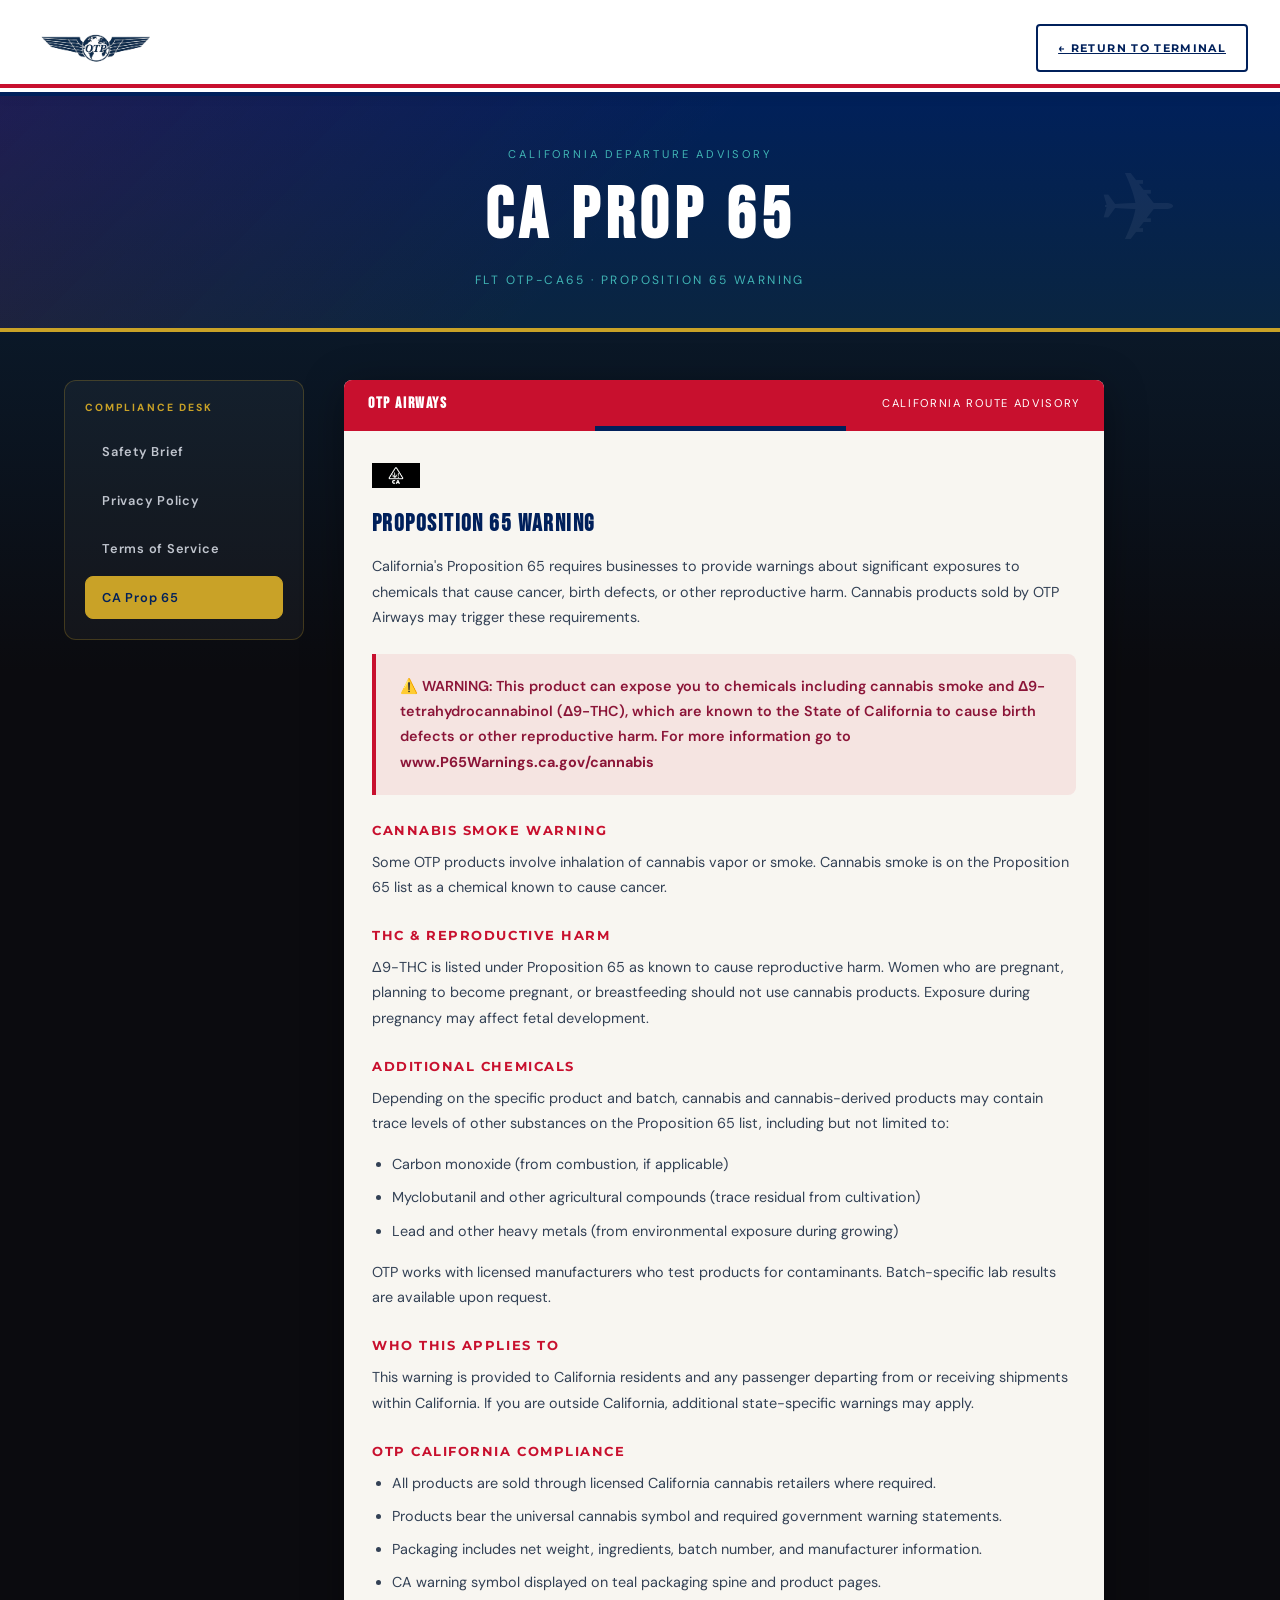
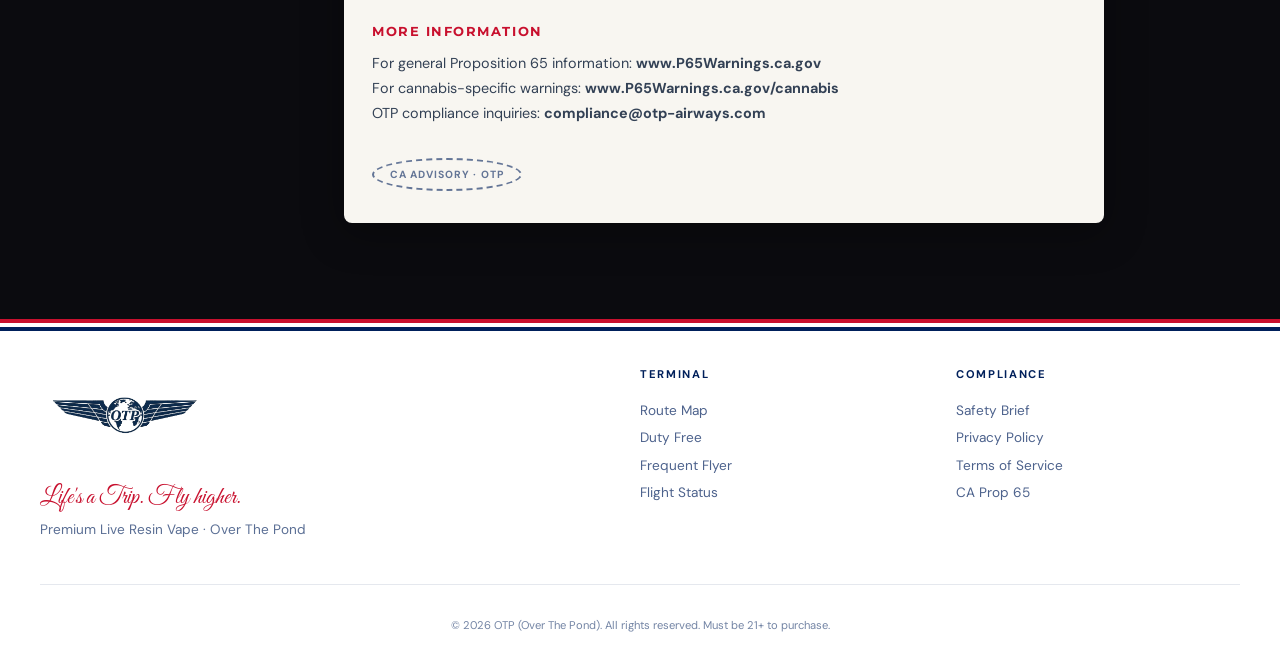
<file: ca-prop-65.html>
<!DOCTYPE html>
<html lang="en">
<head>
  <meta charset="UTF-8">
  <meta name="viewport" content="width=device-width, initial-scale=1.0, viewport-fit=cover">
  <meta name="theme-color" content="#FFFFFF">
  <title>CA Prop 65 — OTP Airways</title>
  <link rel="preconnect" href="https://fonts.googleapis.com">
  <link rel="preconnect" href="https://fonts.gstatic.com" crossorigin>
  <link href="https://fonts.googleapis.com/css2?family=Bebas+Neue&family=DM+Sans:wght@400;500;700&family=Great+Vibes&family=Montserrat:wght@600;700;800&display=swap" rel="stylesheet">
  <link rel="stylesheet" href="css/main.css">
  <link rel="stylesheet" href="css/compliance.css">
</head>
<body>
  <nav class="terminal-nav compliance-nav-header">
    <a href="index.html" class="logo"><img src="assets/logo-otp-winged.png" alt="OTP"></a>
    <a href="index.html" class="btn btn-outline" style="font-size:0.7rem;padding:0.6rem 1.25rem">← Return to Terminal</a>
  </nav>

  <main class="compliance-page">
    <header class="compliance-hero">
      <p class="section-label">California Departure Advisory</p>
      <h1>CA PROP 65</h1>
      <p class="compliance-flight">FLT OTP-CA65 · Proposition 65 Warning</p>
    </header>

    <div class="compliance-layout container">
      <aside class="compliance-sidebar">
        <h3>Compliance Desk</h3>
        <nav>
          <ul class="compliance-nav">
            <li><a href="safety-brief.html">Safety Brief</a></li>
            <li><a href="privacy-policy.html">Privacy Policy</a></li>
            <li><a href="terms-of-service.html">Terms of Service</a></li>
            <li><a href="ca-prop-65.html" class="active">CA Prop 65</a></li>
          </ul>
        </nav>
      </aside>

      <article class="compliance-content">
        <div class="compliance-ticket">
          <div class="compliance-ticket-header">
            <strong>OTP AIRWAYS</strong>
            <span>California Route Advisory</span>
          </div>
          <div class="compliance-ticket-stripe"></div>
          <div class="compliance-ticket-body">
            <img src="assets/warning-ca.jpg" alt="California Cannabis Warning" class="warning-badge">
            <h2>Proposition 65 Warning</h2>
            <p>California's Proposition 65 requires businesses to provide warnings about significant exposures to chemicals that cause cancer, birth defects, or other reproductive harm. Cannabis products sold by OTP Airways may trigger these requirements.</p>

            <div class="compliance-warning-box">
              <p>⚠️ WARNING: This product can expose you to chemicals including cannabis smoke and Δ9-tetrahydrocannabinol (Δ9-THC), which are known to the State of California to cause birth defects or other reproductive harm. For more information go to <strong>www.P65Warnings.ca.gov/cannabis</strong></p>
            </div>

            <h3>Cannabis Smoke Warning</h3>
            <p>Some OTP products involve inhalation of cannabis vapor or smoke. Cannabis smoke is on the Proposition 65 list as a chemical known to cause cancer.</p>

            <h3>THC &amp; Reproductive Harm</h3>
            <p>Δ9-THC is listed under Proposition 65 as known to cause reproductive harm. Women who are pregnant, planning to become pregnant, or breastfeeding should not use cannabis products. Exposure during pregnancy may affect fetal development.</p>

            <h3>Additional Chemicals</h3>
            <p>Depending on the specific product and batch, cannabis and cannabis-derived products may contain trace levels of other substances on the Proposition 65 list, including but not limited to:</p>
            <ul>
              <li>Carbon monoxide (from combustion, if applicable)</li>
              <li>Myclobutanil and other agricultural compounds (trace residual from cultivation)</li>
              <li>Lead and other heavy metals (from environmental exposure during growing)</li>
            </ul>
            <p>OTP works with licensed manufacturers who test products for contaminants. Batch-specific lab results are available upon request.</p>

            <h3>Who This Applies To</h3>
            <p>This warning is provided to California residents and any passenger departing from or receiving shipments within California. If you are outside California, additional state-specific warnings may apply.</p>

            <h3>OTP California Compliance</h3>
            <ul>
              <li>All products are sold through licensed California cannabis retailers where required.</li>
              <li>Products bear the universal cannabis symbol and required government warning statements.</li>
              <li>Packaging includes net weight, ingredients, batch number, and manufacturer information.</li>
              <li>CA warning symbol displayed on teal packaging spine and product pages.</li>
            </ul>

            <h3>More Information</h3>
            <p>For general Proposition 65 information: <strong>www.P65Warnings.ca.gov</strong><br>
            For cannabis-specific warnings: <strong>www.P65Warnings.ca.gov/cannabis</strong><br>
            OTP compliance inquiries: <strong>compliance@otp-airways.com</strong></p>

            <span class="compliance-stamp">CA Advisory · OTP</span>
          </div>
        </div>
      </article>
    </div>
  </main>

  <footer class="footer">
    <div class="footer-grid">
      <div>
        <img src="assets/logo-otp-winged.png" alt="OTP" class="footer-logo">
        <p class="footer-tagline">Life's a Trip. Fly higher.</p>
        <p class="footer-desc">Premium Live Resin Vape · Over The Pond</p>
      </div>
      <div>
        <h4 class="footer-heading">TERMINAL</h4>
        <p class="footer-links">
          <a href="index.html#routes">Route Map</a><br>
          <a href="index.html#shop">Duty Free</a><br>
          <a href="index.html#ffc">Frequent Flyer</a><br>
          <a href="index.html#tracker">Flight Status</a>
        </p>
      </div>
      <div>
        <h4 class="footer-heading">COMPLIANCE</h4>
        <p class="footer-links">
          <a href="safety-brief.html">Safety Brief</a><br>
          <a href="privacy-policy.html">Privacy Policy</a><br>
          <a href="terms-of-service.html">Terms of Service</a><br>
          <a href="ca-prop-65.html">CA Prop 65</a>
        </p>
      </div>
    </div>
    <div class="footer-legal">© 2026 OTP (Over The Pond). All rights reserved. Must be 21+ to purchase.</div>
  </footer>
</body>
</html>
</file>
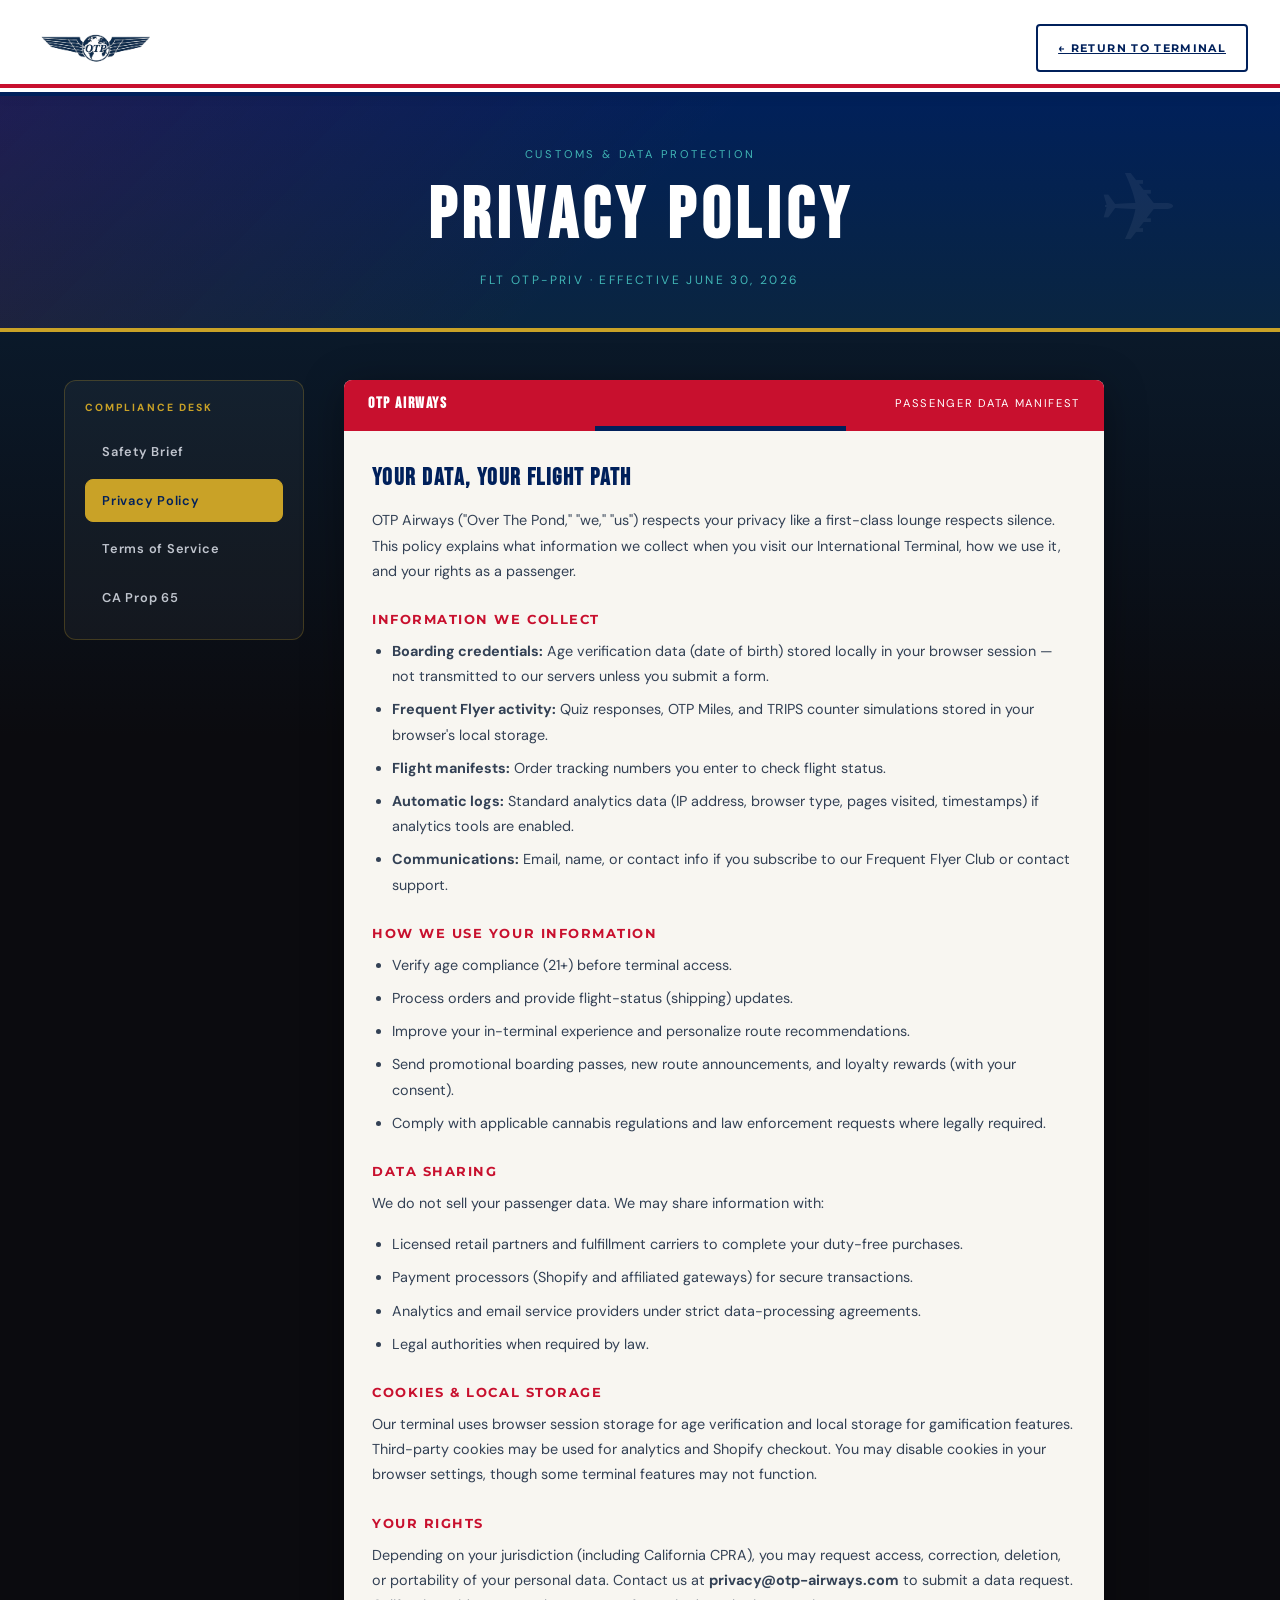
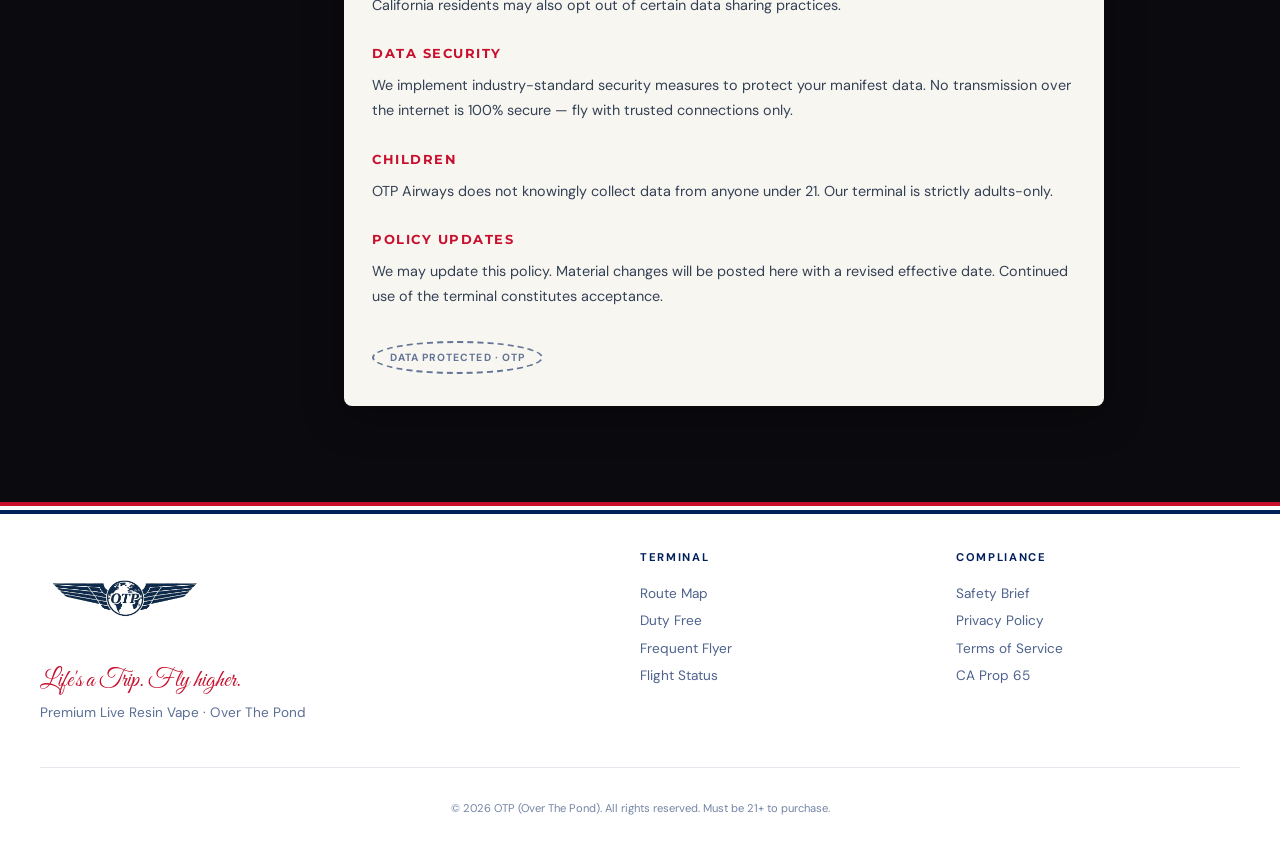
<file: privacy-policy.html>
<!DOCTYPE html>
<html lang="en">
<head>
  <meta charset="UTF-8">
  <meta name="viewport" content="width=device-width, initial-scale=1.0, viewport-fit=cover">
  <meta name="theme-color" content="#FFFFFF">
  <title>Privacy Policy — OTP Airways</title>
  <link rel="preconnect" href="https://fonts.googleapis.com">
  <link rel="preconnect" href="https://fonts.gstatic.com" crossorigin>
  <link href="https://fonts.googleapis.com/css2?family=Bebas+Neue&family=DM+Sans:wght@400;500;700&family=Great+Vibes&family=Montserrat:wght@600;700;800&display=swap" rel="stylesheet">
  <link rel="stylesheet" href="css/main.css">
  <link rel="stylesheet" href="css/compliance.css">
</head>
<body>
  <nav class="terminal-nav compliance-nav-header">
    <a href="index.html" class="logo"><img src="assets/logo-otp-winged.png" alt="OTP"></a>
    <a href="index.html" class="btn btn-outline" style="font-size:0.7rem;padding:0.6rem 1.25rem">← Return to Terminal</a>
  </nav>

  <main class="compliance-page">
    <header class="compliance-hero">
      <p class="section-label">Customs &amp; Data Protection</p>
      <h1>PRIVACY POLICY</h1>
      <p class="compliance-flight">FLT OTP-PRIV · Effective June 30, 2026</p>
    </header>

    <div class="compliance-layout container">
      <aside class="compliance-sidebar">
        <h3>Compliance Desk</h3>
        <nav>
          <ul class="compliance-nav">
            <li><a href="safety-brief.html">Safety Brief</a></li>
            <li><a href="privacy-policy.html" class="active">Privacy Policy</a></li>
            <li><a href="terms-of-service.html">Terms of Service</a></li>
            <li><a href="ca-prop-65.html">CA Prop 65</a></li>
          </ul>
        </nav>
      </aside>

      <article class="compliance-content">
        <div class="compliance-ticket">
          <div class="compliance-ticket-header">
            <strong>OTP AIRWAYS</strong>
            <span>Passenger Data Manifest</span>
          </div>
          <div class="compliance-ticket-stripe"></div>
          <div class="compliance-ticket-body">
            <h2>Your Data, Your Flight Path</h2>
            <p>OTP Airways ("Over The Pond," "we," "us") respects your privacy like a first-class lounge respects silence. This policy explains what information we collect when you visit our International Terminal, how we use it, and your rights as a passenger.</p>

            <h3>Information We Collect</h3>
            <ul>
              <li><strong>Boarding credentials:</strong> Age verification data (date of birth) stored locally in your browser session — not transmitted to our servers unless you submit a form.</li>
              <li><strong>Frequent Flyer activity:</strong> Quiz responses, OTP Miles, and TRIPS counter simulations stored in your browser's local storage.</li>
              <li><strong>Flight manifests:</strong> Order tracking numbers you enter to check flight status.</li>
              <li><strong>Automatic logs:</strong> Standard analytics data (IP address, browser type, pages visited, timestamps) if analytics tools are enabled.</li>
              <li><strong>Communications:</strong> Email, name, or contact info if you subscribe to our Frequent Flyer Club or contact support.</li>
            </ul>

            <h3>How We Use Your Information</h3>
            <ul>
              <li>Verify age compliance (21+) before terminal access.</li>
              <li>Process orders and provide flight-status (shipping) updates.</li>
              <li>Improve your in-terminal experience and personalize route recommendations.</li>
              <li>Send promotional boarding passes, new route announcements, and loyalty rewards (with your consent).</li>
              <li>Comply with applicable cannabis regulations and law enforcement requests where legally required.</li>
            </ul>

            <h3>Data Sharing</h3>
            <p>We do not sell your passenger data. We may share information with:</p>
            <ul>
              <li>Licensed retail partners and fulfillment carriers to complete your duty-free purchases.</li>
              <li>Payment processors (Shopify and affiliated gateways) for secure transactions.</li>
              <li>Analytics and email service providers under strict data-processing agreements.</li>
              <li>Legal authorities when required by law.</li>
            </ul>

            <h3>Cookies &amp; Local Storage</h3>
            <p>Our terminal uses browser session storage for age verification and local storage for gamification features. Third-party cookies may be used for analytics and Shopify checkout. You may disable cookies in your browser settings, though some terminal features may not function.</p>

            <h3>Your Rights</h3>
            <p>Depending on your jurisdiction (including California CPRA), you may request access, correction, deletion, or portability of your personal data. Contact us at <strong>privacy@otp-airways.com</strong> to submit a data request. California residents may also opt out of certain data sharing practices.</p>

            <h3>Data Security</h3>
            <p>We implement industry-standard security measures to protect your manifest data. No transmission over the internet is 100% secure — fly with trusted connections only.</p>

            <h3>Children</h3>
            <p>OTP Airways does not knowingly collect data from anyone under 21. Our terminal is strictly adults-only.</p>

            <h3>Policy Updates</h3>
            <p>We may update this policy. Material changes will be posted here with a revised effective date. Continued use of the terminal constitutes acceptance.</p>

            <span class="compliance-stamp">Data Protected · OTP</span>
          </div>
        </div>
      </article>
    </div>
  </main>

  <footer class="footer">
    <div class="footer-grid">
      <div>
        <img src="assets/logo-otp-winged.png" alt="OTP" class="footer-logo">
        <p class="footer-tagline">Life's a Trip. Fly higher.</p>
        <p class="footer-desc">Premium Live Resin Vape · Over The Pond</p>
      </div>
      <div>
        <h4 class="footer-heading">TERMINAL</h4>
        <p class="footer-links">
          <a href="index.html#routes">Route Map</a><br>
          <a href="index.html#shop">Duty Free</a><br>
          <a href="index.html#ffc">Frequent Flyer</a><br>
          <a href="index.html#tracker">Flight Status</a>
        </p>
      </div>
      <div>
        <h4 class="footer-heading">COMPLIANCE</h4>
        <p class="footer-links">
          <a href="safety-brief.html">Safety Brief</a><br>
          <a href="privacy-policy.html">Privacy Policy</a><br>
          <a href="terms-of-service.html">Terms of Service</a><br>
          <a href="ca-prop-65.html">CA Prop 65</a>
        </p>
      </div>
    </div>
    <div class="footer-legal">© 2026 OTP (Over The Pond). All rights reserved. Must be 21+ to purchase.</div>
  </footer>
</body>
</html>
</file>
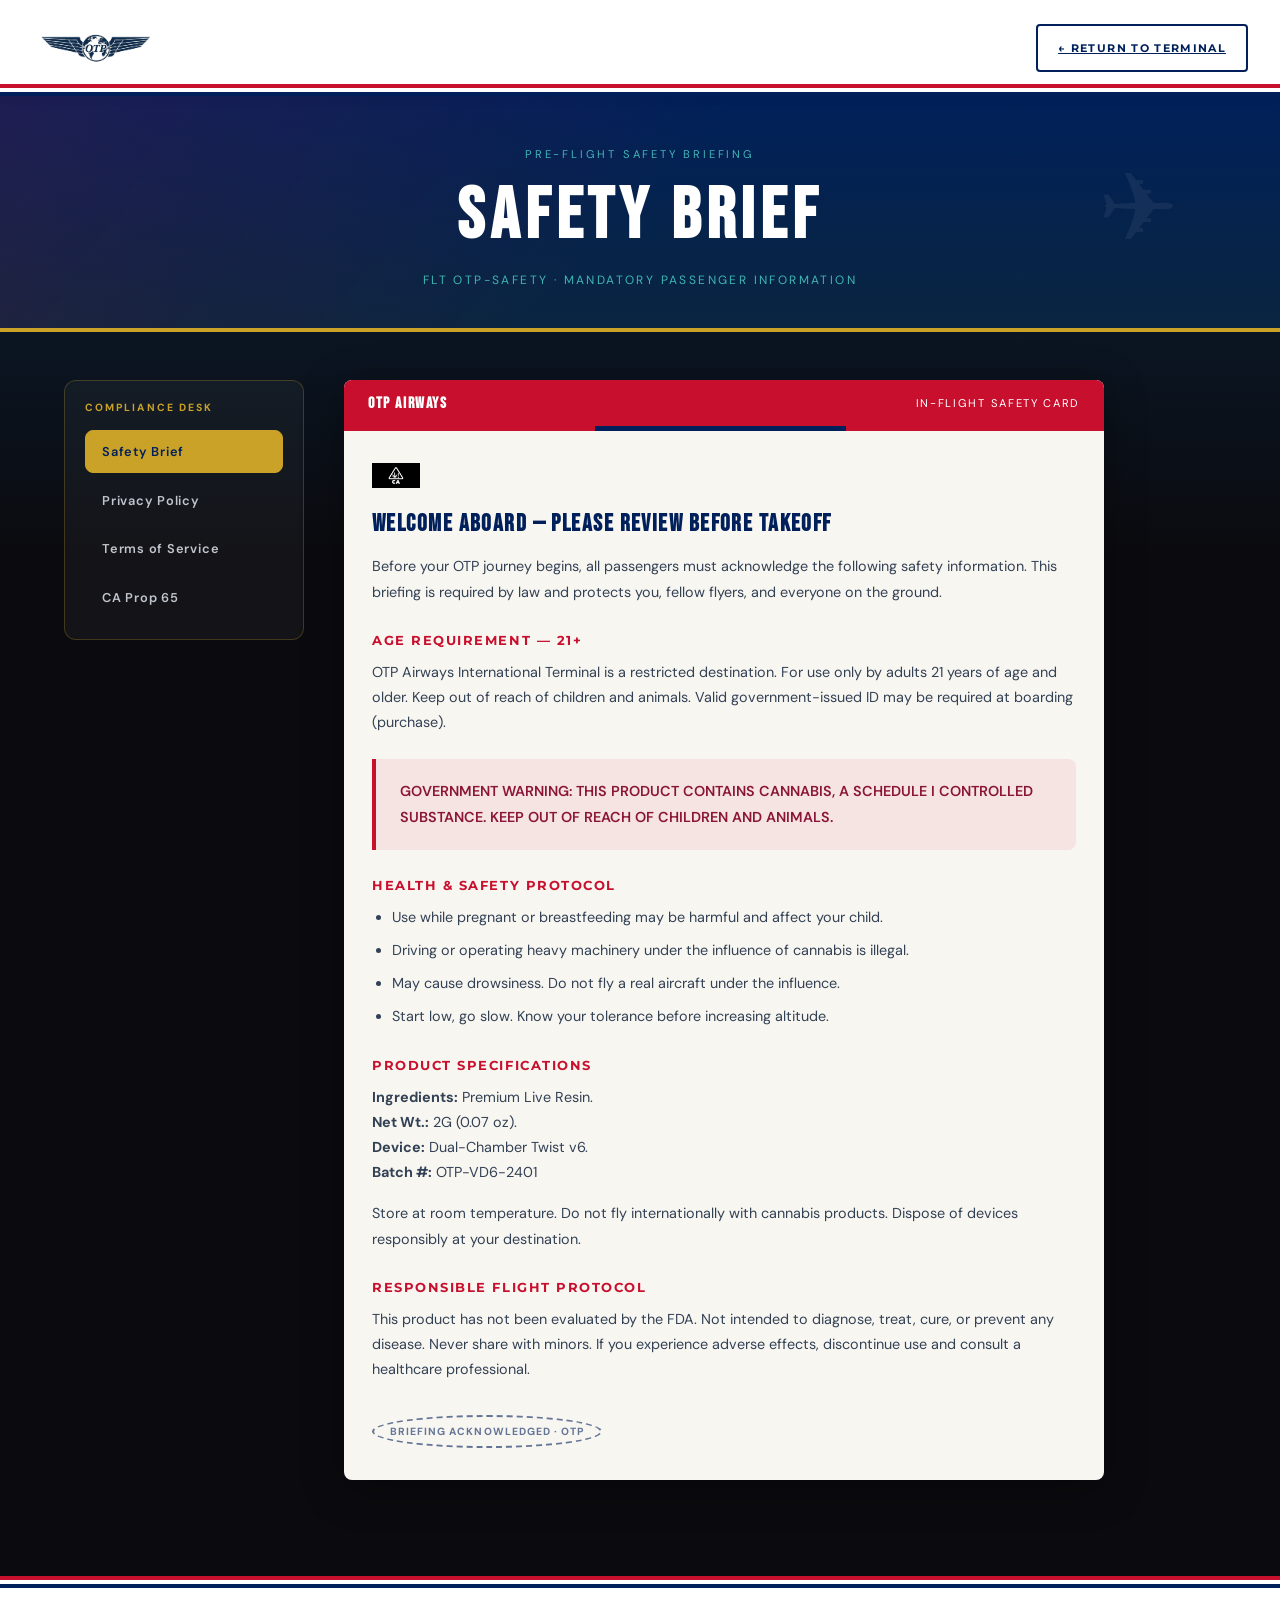
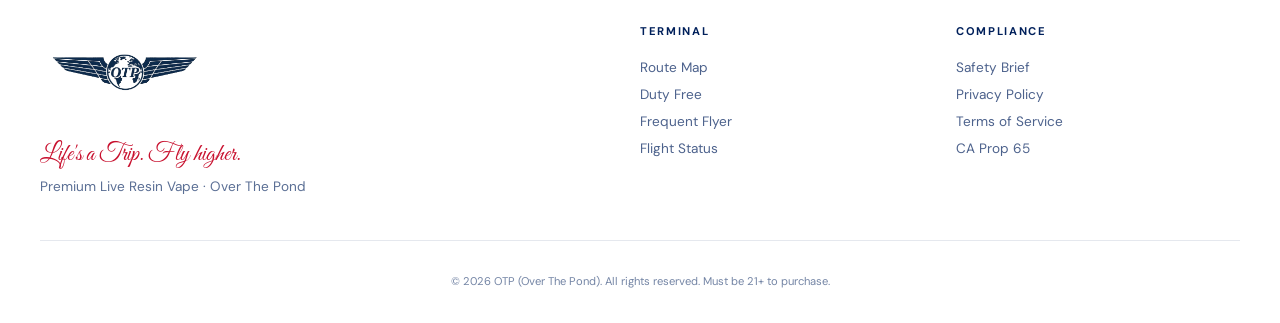
<file: safety-brief.html>
<!DOCTYPE html>
<html lang="en">
<head>
  <meta charset="UTF-8">
  <meta name="viewport" content="width=device-width, initial-scale=1.0, viewport-fit=cover">
  <meta name="theme-color" content="#FFFFFF">
  <title>Safety Brief — OTP Airways</title>
  <link rel="preconnect" href="https://fonts.googleapis.com">
  <link rel="preconnect" href="https://fonts.gstatic.com" crossorigin>
  <link href="https://fonts.googleapis.com/css2?family=Bebas+Neue&family=DM+Sans:wght@400;500;700&family=Great+Vibes&family=Montserrat:wght@600;700;800&display=swap" rel="stylesheet">
  <link rel="stylesheet" href="css/main.css">
  <link rel="stylesheet" href="css/compliance.css">
</head>
<body>
  <nav class="terminal-nav compliance-nav-header">
    <a href="index.html" class="logo"><img src="assets/logo-otp-winged.png" alt="OTP"></a>
    <a href="index.html" class="btn btn-outline" style="font-size:0.7rem;padding:0.6rem 1.25rem">← Return to Terminal</a>
  </nav>

  <main class="compliance-page">
    <header class="compliance-hero">
      <p class="section-label">Pre-Flight Safety Briefing</p>
      <h1>SAFETY BRIEF</h1>
      <p class="compliance-flight">FLT OTP-SAFETY · Mandatory Passenger Information</p>
    </header>

    <div class="compliance-layout container">
      <aside class="compliance-sidebar">
        <h3>Compliance Desk</h3>
        <nav>
          <ul class="compliance-nav">
            <li><a href="safety-brief.html" class="active">Safety Brief</a></li>
            <li><a href="privacy-policy.html">Privacy Policy</a></li>
            <li><a href="terms-of-service.html">Terms of Service</a></li>
            <li><a href="ca-prop-65.html">CA Prop 65</a></li>
          </ul>
        </nav>
      </aside>

      <article class="compliance-content">
        <div class="compliance-ticket">
          <div class="compliance-ticket-header">
            <strong>OTP AIRWAYS</strong>
            <span>In-Flight Safety Card</span>
          </div>
          <div class="compliance-ticket-stripe"></div>
          <div class="compliance-ticket-body">
            <img src="assets/warning-ca.jpg" alt="California Cannabis Warning" class="warning-badge">
            <h2>Welcome Aboard — Please Review Before Takeoff</h2>
            <p>Before your OTP journey begins, all passengers must acknowledge the following safety information. This briefing is required by law and protects you, fellow flyers, and everyone on the ground.</p>

            <h3>Age Requirement — 21+</h3>
            <p>OTP Airways International Terminal is a restricted destination. For use only by adults 21 years of age and older. Keep out of reach of children and animals. Valid government-issued ID may be required at boarding (purchase).</p>

            <div class="compliance-warning-box">
              <p>GOVERNMENT WARNING: THIS PRODUCT CONTAINS CANNABIS, A SCHEDULE I CONTROLLED SUBSTANCE. KEEP OUT OF REACH OF CHILDREN AND ANIMALS.</p>
            </div>

            <h3>Health &amp; Safety Protocol</h3>
            <ul>
              <li>Use while pregnant or breastfeeding may be harmful and affect your child.</li>
              <li>Driving or operating heavy machinery under the influence of cannabis is illegal.</li>
              <li>May cause drowsiness. Do not fly a real aircraft under the influence.</li>
              <li>Start low, go slow. Know your tolerance before increasing altitude.</li>
            </ul>

            <h3>Product Specifications</h3>
            <p><strong>Ingredients:</strong> Premium Live Resin.<br>
            <strong>Net Wt.:</strong> 2G (0.07 oz).<br>
            <strong>Device:</strong> Dual-Chamber Twist v6.<br>
            <strong>Batch #:</strong> OTP-VD6-2401</p>
            <p>Store at room temperature. Do not fly internationally with cannabis products. Dispose of devices responsibly at your destination.</p>

            <h3>Responsible Flight Protocol</h3>
            <p>This product has not been evaluated by the FDA. Not intended to diagnose, treat, cure, or prevent any disease. Never share with minors. If you experience adverse effects, discontinue use and consult a healthcare professional.</p>

            <span class="compliance-stamp">Briefing Acknowledged · OTP</span>
          </div>
        </div>
      </article>
    </div>
  </main>

  <footer class="footer">
    <div class="footer-grid">
      <div>
        <img src="assets/logo-otp-winged.png" alt="OTP" class="footer-logo">
        <p class="footer-tagline">Life's a Trip. Fly higher.</p>
        <p class="footer-desc">Premium Live Resin Vape · Over The Pond</p>
      </div>
      <div>
        <h4 class="footer-heading">TERMINAL</h4>
        <p class="footer-links">
          <a href="index.html#routes">Route Map</a><br>
          <a href="index.html#shop">Duty Free</a><br>
          <a href="index.html#ffc">Frequent Flyer</a><br>
          <a href="index.html#tracker">Flight Status</a>
        </p>
      </div>
      <div>
        <h4 class="footer-heading">COMPLIANCE</h4>
        <p class="footer-links">
          <a href="safety-brief.html">Safety Brief</a><br>
          <a href="privacy-policy.html">Privacy Policy</a><br>
          <a href="terms-of-service.html">Terms of Service</a><br>
          <a href="ca-prop-65.html">CA Prop 65</a>
        </p>
      </div>
    </div>
    <div class="footer-legal">© 2026 OTP (Over The Pond). All rights reserved. Must be 21+ to purchase.</div>
  </footer>
</body>
</html>
</file>
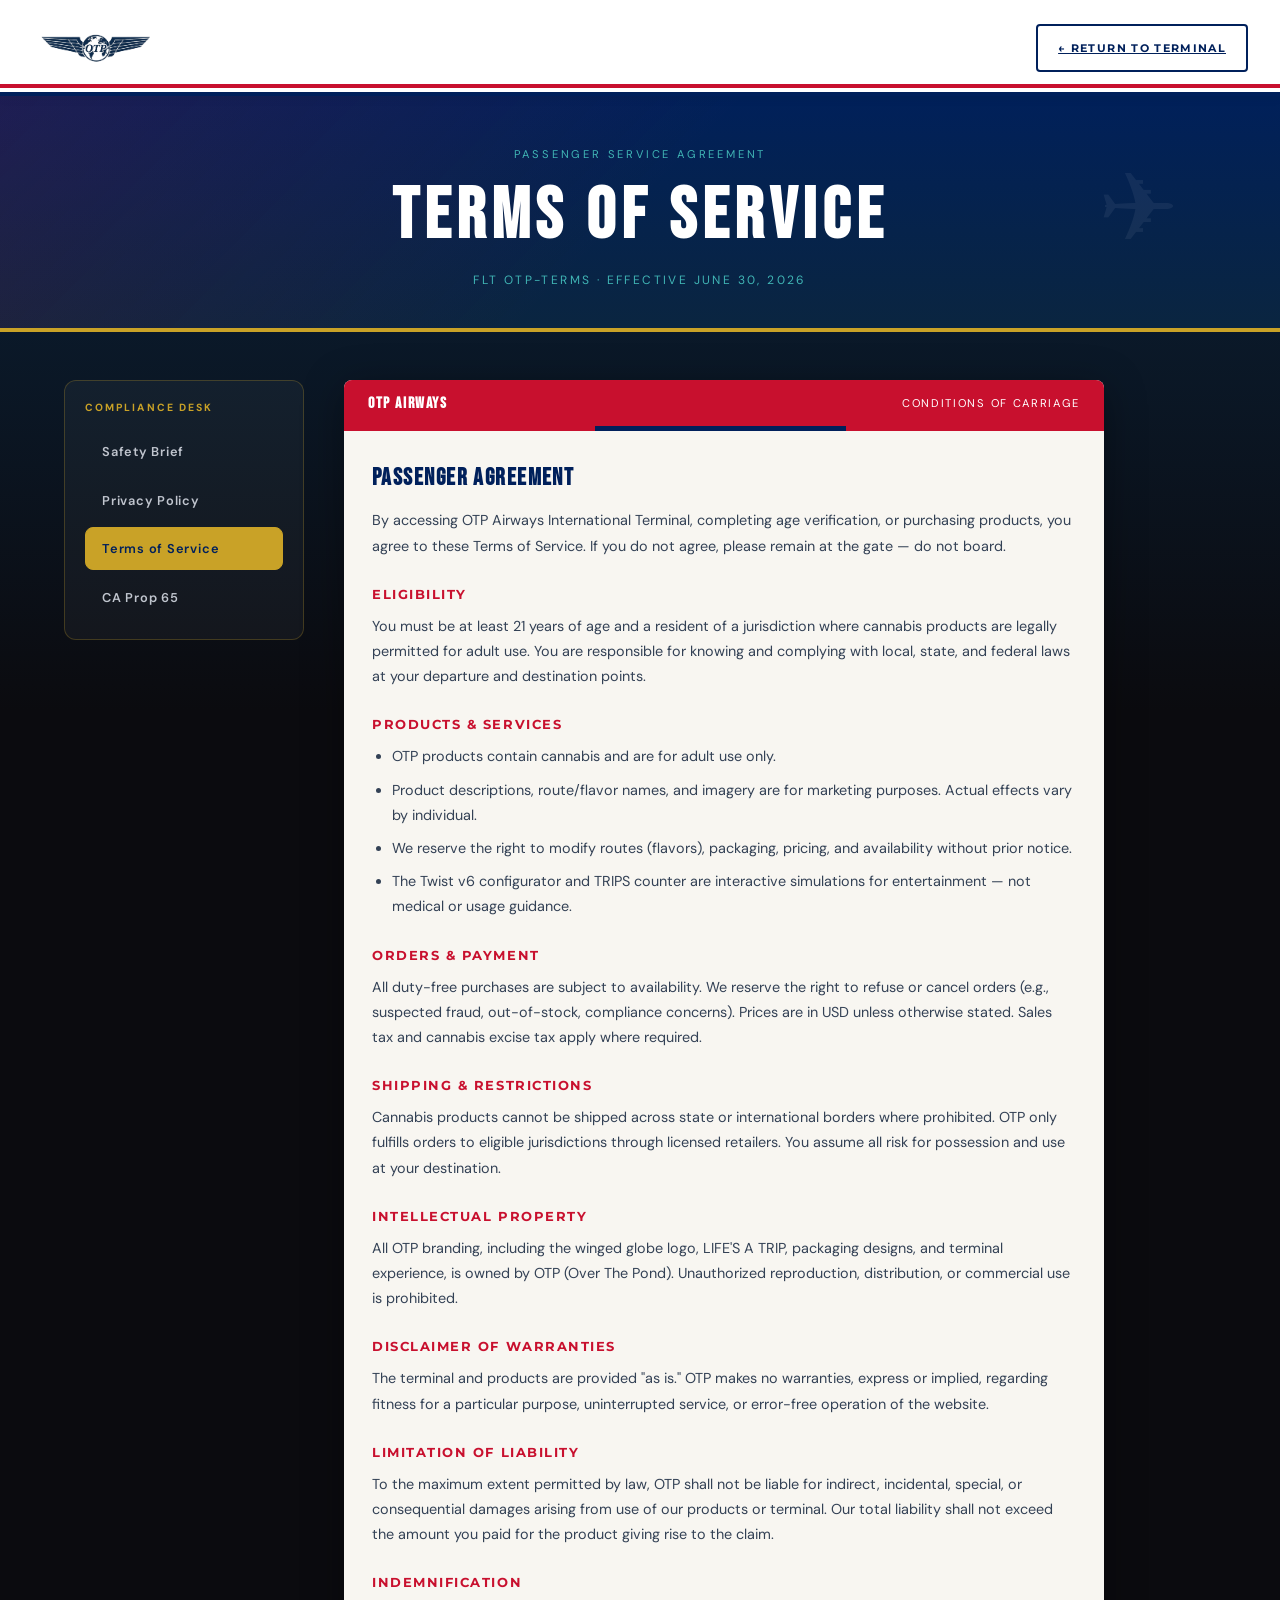
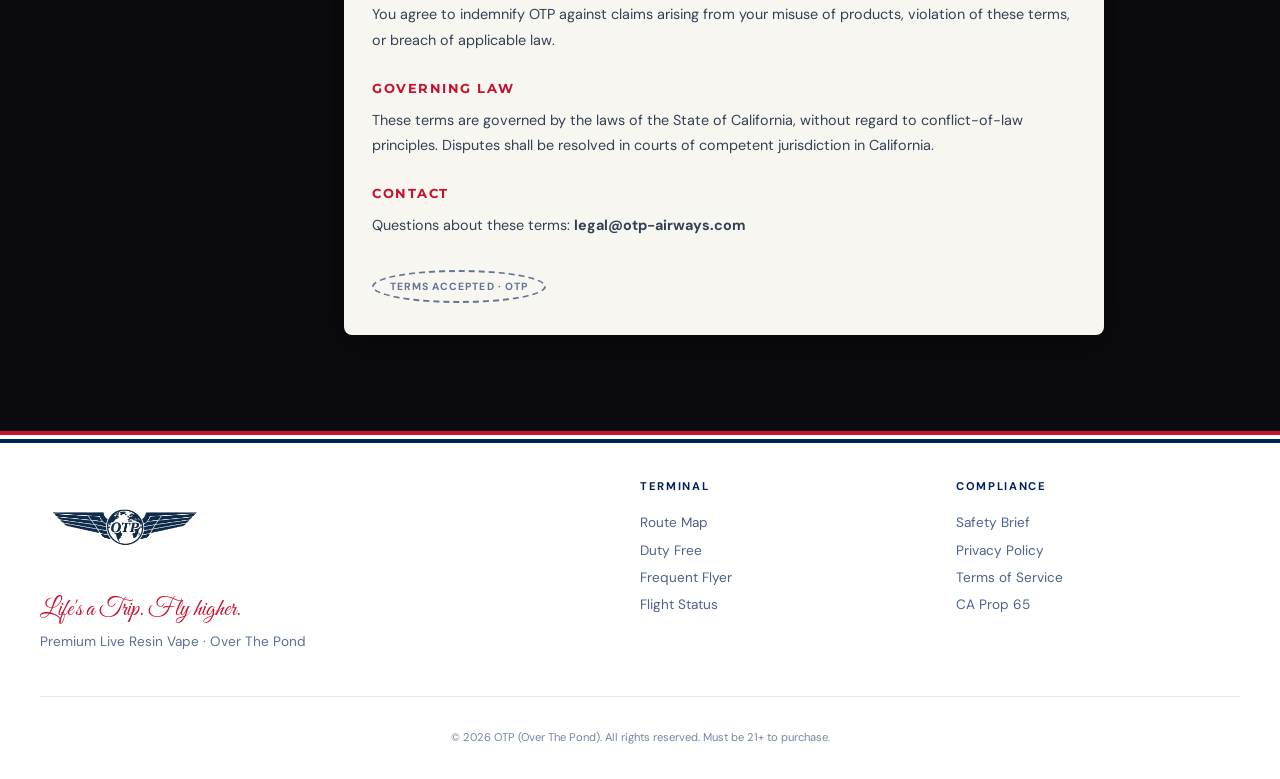
<file: terms-of-service.html>
<!DOCTYPE html>
<html lang="en">
<head>
  <meta charset="UTF-8">
  <meta name="viewport" content="width=device-width, initial-scale=1.0, viewport-fit=cover">
  <meta name="theme-color" content="#FFFFFF">
  <title>Terms of Service — OTP Airways</title>
  <link rel="preconnect" href="https://fonts.googleapis.com">
  <link rel="preconnect" href="https://fonts.gstatic.com" crossorigin>
  <link href="https://fonts.googleapis.com/css2?family=Bebas+Neue&family=DM+Sans:wght@400;500;700&family=Great+Vibes&family=Montserrat:wght@600;700;800&display=swap" rel="stylesheet">
  <link rel="stylesheet" href="css/main.css">
  <link rel="stylesheet" href="css/compliance.css">
</head>
<body>
  <nav class="terminal-nav compliance-nav-header">
    <a href="index.html" class="logo"><img src="assets/logo-otp-winged.png" alt="OTP"></a>
    <a href="index.html" class="btn btn-outline" style="font-size:0.7rem;padding:0.6rem 1.25rem">← Return to Terminal</a>
  </nav>

  <main class="compliance-page">
    <header class="compliance-hero">
      <p class="section-label">Passenger Service Agreement</p>
      <h1>TERMS OF SERVICE</h1>
      <p class="compliance-flight">FLT OTP-TERMS · Effective June 30, 2026</p>
    </header>

    <div class="compliance-layout container">
      <aside class="compliance-sidebar">
        <h3>Compliance Desk</h3>
        <nav>
          <ul class="compliance-nav">
            <li><a href="safety-brief.html">Safety Brief</a></li>
            <li><a href="privacy-policy.html">Privacy Policy</a></li>
            <li><a href="terms-of-service.html" class="active">Terms of Service</a></li>
            <li><a href="ca-prop-65.html">CA Prop 65</a></li>
          </ul>
        </nav>
      </aside>

      <article class="compliance-content">
        <div class="compliance-ticket">
          <div class="compliance-ticket-header">
            <strong>OTP AIRWAYS</strong>
            <span>Conditions of Carriage</span>
          </div>
          <div class="compliance-ticket-stripe"></div>
          <div class="compliance-ticket-body">
            <h2>Passenger Agreement</h2>
            <p>By accessing OTP Airways International Terminal, completing age verification, or purchasing products, you agree to these Terms of Service. If you do not agree, please remain at the gate — do not board.</p>

            <h3>Eligibility</h3>
            <p>You must be at least 21 years of age and a resident of a jurisdiction where cannabis products are legally permitted for adult use. You are responsible for knowing and complying with local, state, and federal laws at your departure and destination points.</p>

            <h3>Products &amp; Services</h3>
            <ul>
              <li>OTP products contain cannabis and are for adult use only.</li>
              <li>Product descriptions, route/flavor names, and imagery are for marketing purposes. Actual effects vary by individual.</li>
              <li>We reserve the right to modify routes (flavors), packaging, pricing, and availability without prior notice.</li>
              <li>The Twist v6 configurator and TRIPS counter are interactive simulations for entertainment — not medical or usage guidance.</li>
            </ul>

            <h3>Orders &amp; Payment</h3>
            <p>All duty-free purchases are subject to availability. We reserve the right to refuse or cancel orders (e.g., suspected fraud, out-of-stock, compliance concerns). Prices are in USD unless otherwise stated. Sales tax and cannabis excise tax apply where required.</p>

            <h3>Shipping &amp; Restrictions</h3>
            <p>Cannabis products cannot be shipped across state or international borders where prohibited. OTP only fulfills orders to eligible jurisdictions through licensed retailers. You assume all risk for possession and use at your destination.</p>

            <h3>Intellectual Property</h3>
            <p>All OTP branding, including the winged globe logo, LIFE'S A TRIP, packaging designs, and terminal experience, is owned by OTP (Over The Pond). Unauthorized reproduction, distribution, or commercial use is prohibited.</p>

            <h3>Disclaimer of Warranties</h3>
            <p>The terminal and products are provided "as is." OTP makes no warranties, express or implied, regarding fitness for a particular purpose, uninterrupted service, or error-free operation of the website.</p>

            <h3>Limitation of Liability</h3>
            <p>To the maximum extent permitted by law, OTP shall not be liable for indirect, incidental, special, or consequential damages arising from use of our products or terminal. Our total liability shall not exceed the amount you paid for the product giving rise to the claim.</p>

            <h3>Indemnification</h3>
            <p>You agree to indemnify OTP against claims arising from your misuse of products, violation of these terms, or breach of applicable law.</p>

            <h3>Governing Law</h3>
            <p>These terms are governed by the laws of the State of California, without regard to conflict-of-law principles. Disputes shall be resolved in courts of competent jurisdiction in California.</p>

            <h3>Contact</h3>
            <p>Questions about these terms: <strong>legal@otp-airways.com</strong></p>

            <span class="compliance-stamp">Terms Accepted · OTP</span>
          </div>
        </div>
      </article>
    </div>
  </main>

  <footer class="footer">
    <div class="footer-grid">
      <div>
        <img src="assets/logo-otp-winged.png" alt="OTP" class="footer-logo">
        <p class="footer-tagline">Life's a Trip. Fly higher.</p>
        <p class="footer-desc">Premium Live Resin Vape · Over The Pond</p>
      </div>
      <div>
        <h4 class="footer-heading">TERMINAL</h4>
        <p class="footer-links">
          <a href="index.html#routes">Route Map</a><br>
          <a href="index.html#shop">Duty Free</a><br>
          <a href="index.html#ffc">Frequent Flyer</a><br>
          <a href="index.html#tracker">Flight Status</a>
        </p>
      </div>
      <div>
        <h4 class="footer-heading">COMPLIANCE</h4>
        <p class="footer-links">
          <a href="safety-brief.html">Safety Brief</a><br>
          <a href="privacy-policy.html">Privacy Policy</a><br>
          <a href="terms-of-service.html">Terms of Service</a><br>
          <a href="ca-prop-65.html">CA Prop 65</a>
        </p>
      </div>
    </div>
    <div class="footer-legal">© 2026 OTP (Over The Pond). All rights reserved. Must be 21+ to purchase.</div>
  </footer>
</body>
</html>
</file>
<file: css/main.css>
:root {
  --otp-navy: #00205B;
  --otp-navy-deep: #0A2540;
  --otp-red: #C8102E;
  --otp-red-deep: #8B1538;
  --otp-teal: #40B5B5;
  --otp-teal-deep: #008B8B;
  --otp-gold: #C9A227;
  --otp-gold-light: #D4AF37;
  --otp-white: #FFFFFF;
  --otp-cream: #F8F6F1;
  --otp-black: #0B0B0F;
  --otp-silver: #C0C5CE;
  --font-display: 'Bebas Neue', sans-serif;
  --font-head: 'Montserrat', sans-serif;
  --font-script: 'Great Vibes', cursive;
  --font-body: 'DM Sans', sans-serif;
}

* { box-sizing: border-box; }

html {
  scroll-behavior: smooth;
  scrollbar-color: var(--otp-gold) var(--otp-navy-deep);
}

body {
  margin: 0;
  font-family: var(--font-body);
  background: var(--otp-black);
  color: var(--otp-white);
  overflow-x: hidden;
  -webkit-text-size-adjust: 100%;
  -webkit-tap-highlight-color: transparent;
}

body.nav-open {
  overflow: hidden;
  position: fixed;
  width: 100%;
}

img, video { max-width: 100%; height: auto; }

/* ── Age Gate / Passport ── */
.age-gate {
  position: fixed;
  inset: 0;
  z-index: 9999;
  display: flex;
  align-items: center;
  justify-content: center;
  background: radial-gradient(ellipse at center, #1a1a2e 0%, #000 70%);
  transition: opacity 0.8s ease, visibility 0.8s;
}

.age-gate.hidden {
  opacity: 0;
  visibility: hidden;
  pointer-events: none;
}

.passport-card {
  width: min(420px, 92vw);
  background: linear-gradient(145deg, #1e3a5f, #00205B);
  border-radius: 12px;
  padding: 2rem;
  border: 2px solid var(--otp-gold);
  box-shadow: 0 0 60px rgba(201, 162, 39, 0.3), 0 20px 80px rgba(0,0,0,0.6);
  position: relative;
  overflow: hidden;
}

.passport-scan-line {
  position: absolute;
  left: 0;
  right: 0;
  height: 3px;
  background: linear-gradient(90deg, transparent, var(--otp-teal), transparent);
  box-shadow: 0 0 20px var(--otp-teal);
  animation: scan 2.5s ease-in-out infinite;
  z-index: 2;
  pointer-events: none;
}

@keyframes scan {
  0%, 100% { top: 10%; opacity: 0.3; }
  50% { top: 90%; opacity: 1; }
}

.passport-logo {
  display: block;
  width: min(200px, 70%);
  height: auto;
  margin: 0 auto 1.25rem;
}

.passport-title {
  font-family: var(--font-display);
  font-size: 1.8rem;
  letter-spacing: 0.15em;
  color: var(--otp-gold);
  margin: 0 0 0.25rem;
}

.passport-sub {
  font-size: 0.75rem;
  text-transform: uppercase;
  letter-spacing: 0.2em;
  color: var(--otp-silver);
  margin-bottom: 1.5rem;
}

.age-form input {
  width: 100%;
  padding: 0.85rem 1rem;
  border: 1px solid rgba(201,162,39,0.4);
  border-radius: 6px;
  background: rgba(0,0,0,0.3);
  color: white;
  font-family: var(--font-body);
  font-size: 1rem;
  margin-bottom: 1rem;
}

.age-form input:focus {
  outline: none;
  border-color: var(--otp-gold);
  box-shadow: 0 0 0 3px rgba(201,162,39,0.2);
}

/* ── Boarding Pass ── */
.boarding-pass {
  display: none;
  width: min(480px, 95vw);
  background: var(--otp-cream);
  color: var(--otp-navy);
  border-radius: 4px;
  overflow: hidden;
  animation: passReveal 0.6s ease;
}

.boarding-pass.visible { display: block; }

@keyframes passReveal {
  from { transform: scale(0.9) rotateX(10deg); opacity: 0; }
  to { transform: scale(1) rotateX(0); opacity: 1; }
}

.pass-header {
  background: var(--otp-red);
  color: white;
  padding: 1rem 1.5rem;
  display: flex;
  justify-content: space-between;
  align-items: center;
}

.pass-brand {
  font-family: var(--font-display);
  font-size: 1.2rem;
  letter-spacing: 0.1em;
}

.pass-type {
  font-size: 0.7rem;
  letter-spacing: 0.15em;
}

.pass-stripe {
  height: 6px;
  background: linear-gradient(90deg, var(--otp-red) 33%, var(--otp-navy) 33%, var(--otp-navy) 66%, var(--otp-red) 66%);
}

.pass-body {
  padding: 1.5rem;
  display: grid;
  grid-template-columns: 1fr auto;
  gap: 1rem;
}

.pass-col-right { text-align: right; }

.pass-label {
  font-size: 0.65rem;
  letter-spacing: 0.15em;
  color: #888;
  margin: 0;
}

.pass-label:not(:first-child) { margin-top: 0.75rem; }

.pass-value {
  font-weight: 700;
  margin: 0.2rem 0 0;
  color: var(--otp-navy);
}

.pass-value-name {
  font-family: var(--font-display);
  font-size: 1.8rem;
  margin-bottom: 0.5rem;
}

.pass-value-seat {
  font-family: var(--font-display);
  font-size: 2.5rem;
  color: var(--otp-red);
  margin-bottom: 0.5rem;
}

.pass-value-class { color: var(--otp-gold); }

.pass-barcode {
  height: 60px;
  background: repeating-linear-gradient(90deg, var(--otp-navy) 0 2px, transparent 2px 5px);
}

.pass-footer {
  padding: 1.5rem;
  text-align: center;
}

.pass-tagline {
  font-family: var(--font-script);
  font-size: 1.3rem;
  color: var(--otp-red);
  margin: 0 0 1rem;
}

/* ── Buttons ── */
.btn {
  display: inline-flex;
  align-items: center;
  justify-content: center;
  gap: 0.5rem;
  padding: 0.9rem 2rem;
  border: none;
  border-radius: 4px;
  font-family: var(--font-head);
  font-weight: 700;
  font-size: 0.85rem;
  letter-spacing: 0.12em;
  text-transform: uppercase;
  cursor: pointer;
  transition: transform 0.2s, box-shadow 0.2s;
}

.btn:hover { transform: translateY(-2px); }

.btn-gold {
  background: linear-gradient(135deg, var(--otp-gold-light), var(--otp-gold));
  color: var(--otp-navy);
  box-shadow: 0 4px 20px rgba(201,162,39,0.4);
}

.btn-red {
  background: var(--otp-red);
  color: white;
  box-shadow: 0 4px 20px rgba(200,16,46,0.4);
}

.btn-teal {
  background: var(--otp-teal);
  color: var(--otp-navy-deep);
  box-shadow: 0 4px 20px rgba(64,181,181,0.4);
}

.btn-outline {
  background: transparent;
  border: 2px solid var(--otp-gold);
  color: var(--otp-gold);
}

/* ── Nav ── */
.nav-overlay {
  display: none;
  position: fixed;
  inset: 0;
  background: rgba(0, 0, 0, 0.65);
  z-index: 999;
  opacity: 0;
  transition: opacity 0.3s;
}

.nav-overlay.visible {
  display: block;
  opacity: 1;
}

.terminal-nav {
  position: fixed;
  top: 0;
  left: 0;
  right: 0;
  z-index: 1000;
  display: flex;
  align-items: center;
  justify-content: space-between;
  padding: 0.75rem 2rem;
  padding-top: max(0.75rem, env(safe-area-inset-top));
  background: #FFFFFF;
  border-bottom: none;
  box-shadow: 0 1px 12px rgba(0, 0, 0, 0.06);
  transition: transform 0.3s;
}

.terminal-nav::after {
  content: '';
  position: absolute;
  left: 0;
  right: 0;
  bottom: 0;
  height: 12px;
  background: linear-gradient(
    to bottom,
    var(--otp-red) 0 4px,
    #FFFFFF 4px 8px,
    var(--otp-navy) 8px 12px
  );
}

.terminal-nav .logo img {
  height: 72px;
  width: auto;
  display: block;
}

.nav-links {
  display: flex;
  gap: 0.25rem;
  list-style: none;
  margin: 0;
  padding: 0;
}

.nav-links a {
  color: var(--otp-navy);
  text-decoration: none;
  font-size: 0.7rem;
  font-weight: 600;
  letter-spacing: 0.15em;
  text-transform: uppercase;
  padding: 0.5rem 0.85rem;
  border-radius: 4px;
  transition: color 0.2s, background 0.2s;
}

.nav-links a:hover,
.nav-links a.active {
  color: var(--otp-red);
  background: rgba(200, 16, 46, 0.08);
}

.nav-gate {
  font-size: 0.65rem;
  letter-spacing: 0.2em;
  color: var(--otp-navy);
  opacity: 0.7;
  text-transform: uppercase;
}

.nav-mobile-toggle {
  display: none;
  background: none;
  border: none;
  color: var(--otp-navy);
  font-size: 1.5rem;
  cursor: pointer;
  min-width: 44px;
  min-height: 44px;
  padding: 0;
  flex-shrink: 0;
}

/* Mobile bottom nav */
.mobile-bottom-nav {
  display: none;
  position: fixed;
  bottom: 0;
  left: 0;
  right: 0;
  z-index: 999;
  background: rgba(0, 32, 91, 0.96);
  backdrop-filter: blur(16px);
  -webkit-backdrop-filter: blur(16px);
  border-top: 1px solid rgba(201, 162, 39, 0.35);
  padding: 0.35rem 0.25rem;
  padding-bottom: max(0.35rem, env(safe-area-inset-bottom));
  justify-content: space-around;
  align-items: stretch;
}

.mob-nav-item {
  display: flex;
  flex-direction: column;
  align-items: center;
  justify-content: center;
  gap: 0.15rem;
  flex: 1;
  min-height: 52px;
  padding: 0.35rem 0.15rem;
  text-decoration: none;
  color: var(--otp-silver);
  font-size: 0.55rem;
  font-weight: 600;
  letter-spacing: 0.06em;
  text-transform: uppercase;
  border-radius: 8px;
  transition: color 0.2s, background 0.2s;
  -webkit-tap-highlight-color: transparent;
}

.mob-nav-item.active,
.mob-nav-item:hover {
  color: var(--otp-gold);
  background: rgba(201, 162, 39, 0.12);
}

.mob-nav-icon {
  font-size: 1.15rem;
  line-height: 1;
}

/* ── Hero ── */
.hero {
  position: relative;
  min-height: 100vh;
  display: flex;
  align-items: center;
  justify-content: center;
  overflow: hidden;
}

.hero-window {
  position: absolute;
  inset: 0;
  overflow: hidden;
  background: var(--otp-navy-deep);
}

.hero-video {
  position: absolute;
  inset: 0;
  width: 100%;
  height: 100%;
  object-fit: cover;
  object-position: center;
}

.hero-video-mobile {
  display: none;
}

.hero-video-overlay {
  position: absolute;
  inset: 0;
  background: linear-gradient(
    180deg,
    rgba(0, 32, 91, 0.35) 0%,
    rgba(0, 0, 0, 0.25) 45%,
    rgba(0, 0, 0, 0.55) 100%
  );
  pointer-events: none;
}

.hero-frame {
  position: absolute;
  inset: 0;
  border: 40px solid #2a2a2a;
  border-bottom: 80px solid #1a1a1a;
  pointer-events: none;
  z-index: 2;
}

.hero-frame::after {
  content: '';
  position: absolute;
  bottom: -80px;
  left: 0;
  right: 0;
  height: 80px;
  background: linear-gradient(180deg, #333, #111);
}

.hero-content {
  position: relative;
  z-index: 3;
  text-align: center;
  padding: 6rem 2rem 4rem;
  max-width: 900px;
}

.hero-device {
  width: min(180px, 35vw);
  filter: drop-shadow(0 20px 40px rgba(0,0,0,0.5));
  animation: deviceFloat 4s ease-in-out infinite;
  margin-bottom: 2rem;
}

@keyframes deviceFloat {
  0%, 100% { transform: translateY(0) rotate(-2deg); }
  50% { transform: translateY(-20px) rotate(2deg); }
}

.hero-tagline {
  font-family: var(--font-script);
  font-size: clamp(1.5rem, 4vw, 2.5rem);
  color: var(--otp-gold);
  margin: 0;
  opacity: 0;
}

.hero-headline {
  font-family: var(--font-display);
  font-size: clamp(3rem, 10vw, 7rem);
  letter-spacing: 0.05em;
  line-height: 0.95;
  margin: 0.5rem 0;
  color: white;
  text-shadow: 0 4px 30px rgba(0,0,0,0.5);
}

.hero-sub {
  font-family: var(--font-head);
  font-size: 0.85rem;
  letter-spacing: 0.3em;
  text-transform: uppercase;
  color: var(--otp-teal);
  margin-bottom: 2rem;
}

.hero-ctas {
  display: flex;
  gap: 1rem;
  justify-content: center;
  flex-wrap: wrap;
}

.hero-ticker {
  position: absolute;
  bottom: 100px;
  left: 0;
  right: 0;
  background: rgba(0,32,91,0.9);
  padding: 0.5rem 0;
  overflow: hidden;
  z-index: 4;
}

.ticker-track {
  display: flex;
  animation: ticker 30s linear infinite;
  white-space: nowrap;
}

.ticker-track span {
  padding: 0 2rem;
  font-size: 0.75rem;
  letter-spacing: 0.15em;
  text-transform: uppercase;
  color: var(--otp-gold);
}

@keyframes ticker {
  0% { transform: translateX(0); }
  100% { transform: translateX(-50%); }
}

/* ── Sections ── */
section {
  position: relative;
  padding: 6rem 2rem;
}

.section-label {
  font-size: 0.7rem;
  letter-spacing: 0.25em;
  text-transform: uppercase;
  color: var(--otp-teal);
  margin-bottom: 0.5rem;
}

.section-title {
  font-family: var(--font-display);
  font-size: clamp(2.5rem, 6vw, 4.5rem);
  letter-spacing: 0.05em;
  margin: 0 0 1rem;
  color: white;
}

.section-desc {
  max-width: 600px;
  color: var(--otp-silver);
  line-height: 1.7;
  margin-bottom: 3rem;
}

.container {
  max-width: 1200px;
  margin: 0 auto;
}

/* ── Journey Scroll ── */
.journey {
  background: linear-gradient(180deg, var(--otp-navy-deep), var(--otp-black));
}

.journey-track {
  display: grid;
  grid-template-columns: repeat(3, 1fr);
  gap: 2rem;
  margin-top: 3rem;
}

.journey-card {
  background: rgba(255,255,255,0.03);
  border: 1px solid rgba(201,162,39,0.2);
  border-radius: 12px;
  padding: 2rem;
  text-align: center;
  transition: transform 0.4s, border-color 0.4s;
}

.journey-card.active {
  border-color: var(--otp-gold);
  transform: scale(1.03);
  background: rgba(201,162,39,0.08);
}

.journey-icon {
  font-size: 3rem;
  margin-bottom: 1rem;
}

.journey-phase {
  font-family: var(--font-display);
  font-size: 1.8rem;
  letter-spacing: 0.1em;
  color: var(--otp-gold);
}

.journey-progress {
  height: 4px;
  background: rgba(255,255,255,0.1);
  border-radius: 2px;
  margin-top: 3rem;
  overflow: hidden;
}

.journey-progress-bar {
  height: 100%;
  width: 0%;
  background: linear-gradient(90deg, var(--otp-red), var(--otp-gold), var(--otp-teal));
  transition: width 0.5s;
}

/* ── Globe / Routes ── */
.routes-section {
  background: var(--otp-navy-deep);
  overflow: hidden;
}

.globe-container {
  position: relative;
  width: min(500px, 90vw);
  height: min(500px, 90vw);
  margin: 0 auto 3rem;
}

#globe-canvas {
  width: 100%;
  height: 100%;
  cursor: grab;
}

#globe-canvas:active { cursor: grabbing; }

.stamp-hotspot {
  position: absolute;
  width: 56px;
  height: 56px;
  border-radius: 50%;
  border: 2px dashed var(--otp-gold);
  background: rgba(0,32,91,0.8);
  display: flex;
  align-items: center;
  justify-content: center;
  font-size: 0.6rem;
  font-weight: 700;
  letter-spacing: 0.05em;
  cursor: pointer;
  transition: transform 0.2s, box-shadow 0.2s;
  animation: pulse 2s infinite;
}

.stamp-hotspot:hover {
  transform: scale(1.15);
  box-shadow: 0 0 20px var(--otp-gold);
}

@keyframes pulse {
  0%, 100% { box-shadow: 0 0 0 0 rgba(201,162,39,0.4); }
  50% { box-shadow: 0 0 0 10px rgba(201,162,39,0); }
}

.route-panel {
  background: rgba(0,0,0,0.4);
  border: 1px solid rgba(64,181,181,0.3);
  border-radius: 12px;
  padding: 2rem;
  max-width: 400px;
  margin: 0 auto;
  text-align: center;
  min-height: 200px;
}

.route-flavor {
  font-family: var(--font-display);
  font-size: 2rem;
  color: var(--otp-teal);
}

/* ── Configurator ── */
.configurator {
  background: linear-gradient(135deg, #0a0a0f, var(--otp-navy-deep));
}

.config-grid {
  display: grid;
  grid-template-columns: 1fr 1fr;
  gap: 3rem;
  align-items: center;
}

.config-device-wrap {
  perspective: 800px;
  display: flex;
  justify-content: center;
  align-items: center;
  min-height: 400px;
  position: relative;
}

.config-device {
  max-width: 220px;
  transition: transform 0.1s;
  cursor: grab;
  user-select: none;
  filter: drop-shadow(0 30px 60px rgba(0,0,0,0.6));
}

.config-device:active { cursor: grabbing; }

.chamber-window {
  position: absolute;
  width: 80px;
  height: 40px;
  background: rgba(255, 220, 0, 0.3);
  border: 2px solid var(--otp-gold);
  border-radius: 20px;
  top: 38%;
  left: 50%;
  transform: translateX(-50%);
  pointer-events: none;
  transition: transform 0.3s;
}

.chamber-window.twisted {
  transform: translateX(-50%) rotate(45deg);
}

.config-controls {
  display: flex;
  flex-direction: column;
  gap: 1.5rem;
}

.color-swatch {
  display: flex;
  gap: 0.75rem;
}

.swatch {
  width: 48px;
  height: 48px;
  border-radius: 50%;
  border: 3px solid transparent;
  cursor: pointer;
  transition: border-color 0.2s, transform 0.2s;
}

.swatch.active {
  border-color: var(--otp-gold);
  transform: scale(1.1);
}

.swatch-red { background: linear-gradient(135deg, #ff4444, var(--otp-red-deep)); }
.swatch-teal { background: linear-gradient(135deg, var(--otp-teal), var(--otp-teal-deep)); }

.flavor-select {
  display: grid;
  grid-template-columns: 1fr 1fr;
  gap: 0.75rem;
}

.flavor-btn {
  padding: 1rem;
  background: rgba(255,255,255,0.05);
  border: 1px solid rgba(255,255,255,0.15);
  border-radius: 8px;
  color: white;
  font-family: var(--font-head);
  font-size: 0.75rem;
  font-weight: 600;
  letter-spacing: 0.1em;
  text-transform: uppercase;
  cursor: pointer;
  transition: all 0.2s;
}

.flavor-btn.active,
.flavor-btn:hover {
  border-color: var(--otp-teal);
  background: rgba(64,181,181,0.15);
}

.trip-counter {
  display: flex;
  align-items: center;
  gap: 1rem;
  padding: 1.5rem;
  background: rgba(0,0,0,0.4);
  border-radius: 12px;
  border: 1px solid rgba(201,162,39,0.3);
}

.trip-digits {
  font-family: var(--font-display);
  font-size: 3rem;
  letter-spacing: 0.1em;
  color: var(--otp-gold);
  min-width: 120px;
}

.twist-slider {
  width: 100%;
  accent-color: var(--otp-gold);
}

/* ── Packaging Explorer ── */
.packaging-carousel {
  display: flex;
  gap: 1.5rem;
  overflow-x: auto;
  padding: 1rem 0 2rem;
  scroll-snap-type: x mandatory;
  -webkit-overflow-scrolling: touch;
}

.pack-card {
  flex: 0 0 min(320px, 80vw);
  scroll-snap-align: center;
  background: rgba(255,255,255,0.03);
  border-radius: 12px;
  overflow: hidden;
  border: 1px solid rgba(255,255,255,0.1);
  transition: transform 0.3s;
}

.pack-card:hover { transform: translateY(-8px); }

.pack-card img {
  width: 100%;
  height: 280px;
  object-fit: cover;
}

.pack-card-body {
  padding: 1.25rem;
}

.pack-card h3 {
  font-family: var(--font-display);
  font-size: 1.4rem;
  letter-spacing: 0.08em;
  margin: 0 0 0.5rem;
  color: var(--otp-gold);
}

/* ── Frequent Flyer / Quiz ── */
.ffc-section {
  background: linear-gradient(180deg, var(--otp-red-deep), var(--otp-navy));
}

.ffc-tiers {
  display: grid;
  grid-template-columns: repeat(3, 1fr);
  gap: 1.5rem;
  margin-bottom: 3rem;
}

.tier-card {
  padding: 2rem 1.5rem;
  border-radius: 12px;
  text-align: center;
  border: 1px solid rgba(255,255,255,0.15);
  background: rgba(0,0,0,0.2);
}

.tier-card.gold-tier { border-color: var(--otp-gold); background: rgba(201,162,39,0.1); }

.tier-name {
  font-family: var(--font-display);
  font-size: 1.5rem;
  letter-spacing: 0.1em;
}

.quiz-box {
  background: rgba(0,0,0,0.3);
  border-radius: 16px;
  padding: 2.5rem;
  max-width: 700px;
  margin: 0 auto;
}

.quiz-question {
  font-family: var(--font-head);
  font-size: 1.2rem;
  font-weight: 600;
  margin-bottom: 1.5rem;
}

.quiz-options {
  display: flex;
  flex-direction: column;
  gap: 0.75rem;
}

.quiz-option {
  padding: 1rem 1.25rem;
  background: rgba(255,255,255,0.05);
  border: 1px solid rgba(255,255,255,0.15);
  border-radius: 8px;
  cursor: pointer;
  transition: all 0.2s;
  text-align: left;
  color: white;
  font-family: var(--font-body);
  font-size: 1rem;
}

.quiz-option:hover { border-color: var(--otp-teal); background: rgba(64,181,181,0.1); }

.quiz-result {
  display: none;
  text-align: center;
  padding: 2rem;
}

.quiz-result.visible { display: block; }

/* ── Seat Map Shop ── */
.seat-map {
  display: grid;
  grid-template-columns: repeat(6, 1fr);
  gap: 0.5rem;
  max-width: 500px;
  margin: 0 auto 2rem;
}

.seat {
  aspect-ratio: 1;
  border-radius: 8px 8px 4px 4px;
  border: 1px solid rgba(255,255,255,0.2);
  background: rgba(255,255,255,0.05);
  cursor: pointer;
  display: flex;
  align-items: center;
  justify-content: center;
  font-size: 0.65rem;
  font-weight: 700;
  transition: all 0.2s;
}

.seat:hover:not(.occupied) { background: rgba(64,181,181,0.3); border-color: var(--otp-teal); }
.seat.selected { background: var(--otp-gold); color: var(--otp-navy); border-color: var(--otp-gold); }
.seat.occupied { background: rgba(200,16,46,0.3); cursor: not-allowed; opacity: 0.5; }

.seat-legend {
  display: flex;
  gap: 2rem;
  justify-content: center;
  margin-bottom: 2rem;
  font-size: 0.75rem;
}

.legend-dot {
  display: inline-block;
  width: 12px;
  height: 12px;
  border-radius: 3px;
  margin-right: 0.5rem;
  vertical-align: middle;
}

.shop-products {
  display: grid;
  grid-template-columns: repeat(auto-fit, minmax(260px, 1fr));
  gap: 1.5rem;
}

.product-card {
  background: rgba(255,255,255,0.04);
  border-radius: 12px;
  overflow: hidden;
  border: 1px solid rgba(255,255,255,0.1);
}

.product-card img {
  width: 100%;
  height: 200px;
  object-fit: contain;
  background: #111;
  padding: 1rem;
}

.product-info {
  padding: 1.25rem;
}

.product-price {
  font-family: var(--font-display);
  font-size: 1.5rem;
  color: var(--otp-gold);
}

/* ── Flight Status Tracker ── */
.tracker {
  background: var(--otp-black);
}

.flight-board {
  background: #111;
  border: 4px solid #333;
  border-radius: 8px;
  padding: 2rem;
  font-family: 'Courier New', monospace;
  max-width: 800px;
  margin: 0 auto;
}

.flight-row {
  display: grid;
  grid-template-columns: 80px 1fr 100px 120px;
  gap: 1rem;
  padding: 0.75rem 0;
  border-bottom: 1px solid #222;
  font-size: 0.85rem;
  align-items: center;
}

.flight-row.header {
  color: var(--otp-gold);
  font-weight: bold;
  text-transform: uppercase;
  letter-spacing: 0.1em;
  font-size: 0.7rem;
}

.status-on-time { color: #4ade80; }
.status-boarding { color: var(--otp-teal); animation: blink 1s infinite; }
.status-delayed { color: #fbbf24; }

@keyframes blink {
  0%, 100% { opacity: 1; }
  50% { opacity: 0.5; }
}

.tracker-form {
  display: flex;
  gap: 1rem;
  max-width: 500px;
  margin: 2rem auto 0;
  flex-wrap: wrap;
  justify-content: center;
}

.tracker-form input {
  flex: 1;
  min-width: 200px;
  padding: 0.85rem 1rem;
  background: rgba(255,255,255,0.05);
  border: 1px solid rgba(255,255,255,0.2);
  border-radius: 6px;
  color: white;
  font-family: var(--font-body);
}

/* ── Safety Brief (Compliance) ── */
.safety-brief {
  background: linear-gradient(180deg, var(--otp-navy), var(--otp-red-deep));
  border-top: 4px solid var(--otp-gold);
}

.safety-grid {
  display: grid;
  grid-template-columns: repeat(auto-fit, minmax(280px, 1fr));
  gap: 1.5rem;
}

.safety-card {
  background: rgba(0,0,0,0.3);
  border-radius: 12px;
  padding: 1.5rem;
  border-left: 4px solid var(--otp-red);
}

.safety-card h4 {
  font-family: var(--font-head);
  font-size: 0.8rem;
  letter-spacing: 0.15em;
  text-transform: uppercase;
  color: var(--otp-gold);
  margin: 0 0 0.75rem;
}

.safety-card p {
  font-size: 0.85rem;
  line-height: 1.6;
  color: var(--otp-silver);
  margin: 0;
}

.safety-card-link {
  display: inline-block;
  margin-top: 1rem;
  font-size: 0.7rem;
  font-weight: 700;
  letter-spacing: 0.1em;
  text-transform: uppercase;
  color: var(--otp-teal);
  text-decoration: none;
  transition: color 0.2s;
}

.safety-card-link:hover { color: var(--otp-gold); }

.warning-badge {
  width: 48px;
  height: auto;
  margin-bottom: 1rem;
}

/* ── Footer ── */
.footer {
  position: relative;
  background: #FFFFFF;
  color: var(--otp-navy);
  padding: 3rem 2rem 2rem;
  padding-bottom: max(2rem, env(safe-area-inset-bottom));
  border-top: none;
}

.footer::before {
  content: '';
  position: absolute;
  top: 0;
  left: 0;
  right: 0;
  height: 12px;
  background: linear-gradient(
    to bottom,
    var(--otp-red) 0 4px,
    #FFFFFF 4px 8px,
    var(--otp-navy) 8px 12px
  );
}

.footer-tagline {
  font-family: var(--font-script);
  font-size: 1.5rem;
  color: var(--otp-red);
  margin: 0;
}

.footer-desc {
  font-size: 0.85rem;
  color: rgba(0, 32, 91, 0.65);
  margin-top: 0.5rem;
}

.footer-heading {
  font-size: 0.7rem;
  letter-spacing: 0.15em;
  color: var(--otp-navy);
  margin: 0 0 1rem;
  font-weight: 700;
}

.footer-links {
  font-size: 0.85rem;
  color: rgba(0, 32, 91, 0.7);
  line-height: 2;
  margin: 0;
}

.footer-links a {
  color: inherit;
  text-decoration: none;
}

.footer-links a:hover {
  color: var(--otp-red);
}

@media (max-width: 900px) {
  .footer {
    padding-bottom: max(2rem, env(safe-area-inset-bottom));
  }
}

.footer-grid {
  display: grid;
  grid-template-columns: 2fr 1fr 1fr;
  gap: 2rem;
  max-width: 1200px;
  margin: 0 auto 2rem;
}

.footer-logo {
  height: 96px;
  width: auto;
  margin-bottom: 1.25rem;
  display: block;
}

.footer-legal {
  font-size: 0.7rem;
  color: rgba(0, 32, 91, 0.55);
  line-height: 1.6;
  max-width: 1200px;
  margin: 0 auto;
  text-align: center;
  padding-top: 2rem;
  border-top: 1px solid rgba(0, 32, 91, 0.1);
}

/* ── Touch-friendly base ── */
.btn, .flavor-btn, .quiz-option, .seat, .stamp-hotspot, .swatch {
  touch-action: manipulation;
}

.btn {
  min-height: 48px;
}

/* ── Responsive: Tablet ── */
@media (max-width: 900px) {
  .terminal-nav {
    padding: 0.65rem 1rem;
    flex-wrap: wrap;
    gap: 0;
  }

  .nav-gate { display: none; }

  .nav-links {
    display: none;
  }

  .nav-links.open {
    display: flex;
    flex-direction: column;
    position: fixed;
    top: calc(56px + env(safe-area-inset-top));
    left: 0;
    right: 0;
    bottom: 0;
    background: var(--otp-navy);
    padding: 1rem 1.25rem 6rem;
    overflow-y: auto;
    -webkit-overflow-scrolling: touch;
    gap: 0.25rem;
    z-index: 1001;
    border-top: 1px solid rgba(201, 162, 39, 0.2);
  }

  .nav-links.open a {
    font-size: 0.85rem;
    padding: 1rem 1.25rem;
    min-height: 48px;
    display: flex;
    align-items: center;
    color: #FFFFFF;
    background: rgba(255, 255, 255, 0.06);
    border: 1px solid rgba(255, 255, 255, 0.12);
    border-radius: 8px;
  }

  .nav-links.open a:hover,
  .nav-links.open a.active {
    color: var(--otp-gold);
    background: rgba(201, 162, 39, 0.18);
    border-color: rgba(201, 162, 39, 0.45);
  }

  .nav-mobile-toggle { display: flex; align-items: center; justify-content: center; }

  .terminal-nav .logo img { height: 56px; }

  .mobile-bottom-nav { display: none !important; }

  .hero-video-desktop { display: none; }
  .hero-video-mobile { display: block; }

  section {
    padding: 4rem 1.25rem;
    scroll-margin-top: calc(60px + env(safe-area-inset-top));
  }

  section:last-of-type {
    padding-bottom: max(4rem, env(safe-area-inset-bottom));
  }

  .hero-content {
    padding: 5rem 1.25rem 4rem;
  }

  .hero-frame {
    border-width: 16px;
    border-bottom-width: 40px;
  }

  .hero-frame::after { height: 40px; bottom: -40px; }

  .hero-ticker {
    bottom: 0;
  }

  .hero-device {
    width: min(140px, 42vw);
  }

  .hero-sub {
    font-size: 0.7rem;
    letter-spacing: 0.15em;
  }

  .hero-ctas {
    flex-direction: row;
    flex-wrap: wrap;
    align-items: center;
    justify-content: center;
    width: 100%;
    max-width: 100%;
    gap: 0.4rem;
    margin: 0 auto;
    padding: 0 0.5rem;
  }

  .hero-ctas .btn {
    width: auto;
    min-height: 0;
    padding: 0.4rem 0.55rem;
    font-size: 0.5rem;
    letter-spacing: 0.06em;
    line-height: 1.2;
    box-shadow: 0 2px 8px rgba(0, 0, 0, 0.2);
  }

  .config-grid { grid-template-columns: 1fr; gap: 2rem; }

  .config-device-wrap { min-height: 280px; }

  .config-device { max-width: min(200px, 55vw); }

  .chamber-window {
    width: 64px;
    height: 32px;
  }

  .journey-track { grid-template-columns: 1fr; gap: 1rem; }

  .journey-card.active { transform: none; }

  .ffc-tiers { grid-template-columns: 1fr; gap: 1rem; }

  .footer-grid { grid-template-columns: 1fr; gap: 1.5rem; }

  .flight-board {
    padding: 1rem;
    overflow-x: auto;
    -webkit-overflow-scrolling: touch;
  }

  .flight-row {
    grid-template-columns: 60px 1fr 90px;
    gap: 0.5rem;
    font-size: 0.7rem;
    min-width: 280px;
  }

  .flight-row.header { display: none; }

  .flight-row span:nth-child(4) { display: none; }

  .tracker-form {
    flex-direction: column;
    align-items: stretch;
    padding: 0 0.5rem;
  }

  .tracker-form input { min-width: 0; width: 100%; }

  .tracker-form .btn { width: 100%; }

  .trip-counter {
    flex-direction: column;
    text-align: center;
    gap: 1rem;
  }

  .trip-counter .btn { width: 100%; }

  .trip-digits { font-size: 2.5rem; min-width: auto; }

  .quiz-box { padding: 1.5rem 1.25rem; }

  .quiz-question { font-size: 1.05rem; }

  .quiz-option {
    padding: 1rem;
    min-height: 48px;
  }

  .seat-map {
    gap: 0.35rem;
    max-width: 100%;
    padding: 0 0.25rem;
  }

  .seat {
    font-size: 0.55rem;
    min-height: 40px;
    border-radius: 6px 6px 3px 3px;
  }

  .seat-legend {
    flex-wrap: wrap;
    gap: 0.75rem 1.5rem;
    font-size: 0.7rem;
  }

  .shop-products { grid-template-columns: 1fr; }

  .packaging-carousel {
    padding: 1rem max(1.25rem, env(safe-area-inset-left)) 2rem;
    margin: 0 -1.25rem;
    scroll-padding: 1.25rem;
  }

  .pack-card { flex: 0 0 min(280px, 82vw); }

  .pack-card img { height: 220px; }

  .globe-container {
    width: min(340px, 88vw);
    height: min(340px, 88vw);
  }

  .stamp-hotspot {
    width: 48px;
    height: 48px;
    font-size: 0.55rem;
  }

  .route-panel {
    padding: 1.5rem 1.25rem;
    margin: 0 0.5rem;
    min-height: 160px;
  }

  .route-flavor { font-size: 1.6rem; }

  .passport-card { padding: 1.5rem 1.25rem; }

  .age-gate:has(.boarding-pass.visible) {
    align-items: center;
    padding: max(0.5rem, env(safe-area-inset-top)) 0.75rem max(0.5rem, env(safe-area-inset-bottom));
    overflow-y: auto;
  }

  .boarding-pass.visible {
    width: min(480px, 94vw);
    max-height: calc(100dvh - 1rem - env(safe-area-inset-top) - env(safe-area-inset-bottom));
    display: flex;
    flex-direction: column;
  }

  .pass-header {
    padding: 0.5rem 1rem;
    flex-shrink: 0;
  }

  .pass-brand { font-size: 1rem; }

  .pass-type { font-size: 0.6rem; }

  .pass-stripe { height: 4px; flex-shrink: 0; }

  .pass-body {
    grid-template-columns: 1fr 1fr;
    gap: 0.35rem 0.75rem;
    padding: 0.65rem 1rem;
    flex-shrink: 0;
  }

  .pass-label { font-size: 0.55rem; }

  .pass-label:not(:first-child) { margin-top: 0.35rem; }

  .pass-value-name {
    font-size: 1rem;
    margin-bottom: 0;
    line-height: 1.1;
    word-break: break-word;
  }

  .pass-value-seat {
    font-size: 1.6rem;
    margin-bottom: 0;
    line-height: 1;
  }

  .pass-value { font-size: 0.8rem; }

  .pass-barcode {
    height: 24px;
    flex-shrink: 0;
  }

  .pass-footer {
    padding: 0.65rem 1rem 0.85rem;
    flex-shrink: 0;
  }

  .pass-tagline {
    font-size: 1rem;
    margin: 0 0 0.5rem;
  }

  #enter-terminal {
    width: 100%;
    padding: 0.75rem 1rem;
    min-height: 44px;
    font-size: 0.75rem;
  }

  .safety-grid { grid-template-columns: 1fr; }

  .section-desc { margin-bottom: 2rem; }

  .flavor-select { grid-template-columns: 1fr; }

  .flavor-btn { min-height: 48px; }

  .swatch { width: 52px; height: 52px; }
}

/* ── Responsive: Small phones ── */
@media (max-width: 480px) {
  .hero-headline {
    font-size: clamp(2.4rem, 14vw, 3.5rem);
    letter-spacing: 0.03em;
  }

  .hero-tagline { font-size: clamp(1.25rem, 5vw, 1.75rem); }

  .section-title { font-size: clamp(2rem, 9vw, 3rem); }

  .passport-title { font-size: 1.5rem; }

  .ticker-track span {
    font-size: 0.65rem;
    padding: 0 1rem;
  }

  .hero-ticker { bottom: 0; }

  .mob-nav-item span:not(.mob-nav-icon) {
    font-size: 0.5rem;
  }

  .age-gate:not(:has(.boarding-pass.visible)) {
    padding: 1rem;
    align-items: flex-start;
    padding-top: max(2rem, env(safe-area-inset-top));
    overflow-y: auto;
    -webkit-overflow-scrolling: touch;
  }

  .product-card img { height: 180px; }

  .footer { padding: 2rem 1.25rem max(2rem, env(safe-area-inset-bottom)); }

  .footer-logo { height: 72px; }
}

/* ── Responsive: Landscape phones ── */
@media (max-height: 500px) and (orientation: landscape) {
  .hero { min-height: auto; }

  .hero-content { padding: 4rem 1rem 5rem; }

  .hero-device {
    width: 100px;
    margin-bottom: 1rem;
  }

  .hero-headline { font-size: 2.5rem; }

  .hero-ticker { display: none; }

  .age-gate { align-items: center; }
}

/* ── Reduced motion ── */
@media (prefers-reduced-motion: reduce) {
  *, *::before, *::after {
    animation-duration: 0.01ms !important;
    animation-iteration-count: 1 !important;
    transition-duration: 0.01ms !important;
  }

  .ticker-track { animation: none; }

  html { scroll-behavior: auto; }
}

/* ── Cart Toggle ── */
.cart-toggle {
  display: inline-flex;
  align-items: center;
  gap: 0.35rem;
  background: var(--otp-navy);
  color: white;
  border: none;
  border-radius: 6px;
  padding: 0.5rem 0.85rem;
  font-family: var(--font-head);
  font-size: 0.65rem;
  font-weight: 700;
  letter-spacing: 0.1em;
  text-transform: uppercase;
  cursor: pointer;
  position: relative;
  transition: background 0.2s;
}

.cart-toggle:hover { background: var(--otp-red); }

.cart-count {
  display: inline-flex;
  align-items: center;
  justify-content: center;
  min-width: 20px;
  height: 20px;
  padding: 0 5px;
  background: var(--otp-gold);
  color: var(--otp-navy);
  border-radius: 10px;
  font-size: 0.65rem;
  font-weight: 800;
}

.cart-count:empty,
.cart-count[data-zero="true"] { display: none; }

.cart-label { display: inline; }

/* ── Cart Drawer ── */
.cart-overlay {
  display: none;
  position: fixed;
  inset: 0;
  background: rgba(0, 0, 0, 0.55);
  z-index: 1002;
  opacity: 0;
  transition: opacity 0.3s;
}

.cart-overlay.visible { display: block; opacity: 1; }

.cart-drawer {
  position: fixed;
  top: 0;
  right: 0;
  bottom: 0;
  width: min(400px, 92vw);
  background: var(--otp-cream);
  color: var(--otp-navy);
  z-index: 1003;
  transform: translateX(100%);
  transition: transform 0.35s ease;
  display: flex;
  flex-direction: column;
  box-shadow: -8px 0 40px rgba(0, 0, 0, 0.3);
}

.cart-drawer.open { transform: translateX(0); }

.cart-drawer-header {
  display: flex;
  justify-content: space-between;
  align-items: center;
  padding: 1.25rem 1.5rem;
  background: var(--otp-red);
  color: white;
  border-bottom: 4px solid var(--otp-navy);
}

.cart-drawer-header h2 {
  font-family: var(--font-display);
  font-size: 1.4rem;
  letter-spacing: 0.1em;
  margin: 0;
}

.cart-close {
  background: none;
  border: none;
  color: white;
  font-size: 1.25rem;
  cursor: pointer;
  padding: 0.25rem;
}

.cart-items {
  flex: 1;
  overflow-y: auto;
  padding: 1rem 1.25rem;
  -webkit-overflow-scrolling: touch;
}

.cart-empty {
  text-align: center;
  padding: 3rem 1rem;
  color: #64748b;
  font-size: 0.9rem;
}

.cart-item {
  display: grid;
  grid-template-columns: 64px 1fr auto;
  gap: 0.75rem;
  align-items: center;
  padding: 1rem 0;
  border-bottom: 1px solid rgba(0, 32, 91, 0.12);
}

.cart-item img {
  width: 64px;
  height: 64px;
  object-fit: contain;
  background: #f1f5f9;
  border-radius: 8px;
  padding: 4px;
}

.cart-item-name {
  font-family: var(--font-display);
  font-size: 0.95rem;
  letter-spacing: 0.05em;
  margin: 0 0 0.25rem;
}

.cart-item-seat {
  font-size: 0.7rem;
  color: #64748b;
  margin: 0 0 0.35rem;
}

.cart-item-price {
  font-weight: 700;
  color: var(--otp-red);
  font-size: 0.9rem;
}

.cart-item-qty {
  display: flex;
  align-items: center;
  gap: 0.5rem;
  margin-top: 0.35rem;
}

.cart-qty-btn {
  width: 28px;
  height: 28px;
  border: 1px solid var(--otp-navy);
  background: white;
  border-radius: 4px;
  cursor: pointer;
  font-weight: 700;
  color: var(--otp-navy);
}

.cart-item-remove {
  background: none;
  border: none;
  color: #94a3b8;
  font-size: 1.1rem;
  cursor: pointer;
  padding: 0.25rem;
}

.cart-item-remove:hover { color: var(--otp-red); }

.cart-drawer-footer {
  padding: 1.25rem 1.5rem;
  border-top: 2px solid var(--otp-navy);
  background: white;
}

.cart-summary-row {
  display: flex;
  justify-content: space-between;
  font-size: 0.85rem;
  margin-bottom: 0.35rem;
  color: var(--otp-navy);
}

.cart-total-row {
  font-family: var(--font-display);
  font-size: 1.2rem;
  letter-spacing: 0.05em;
  margin-top: 0.5rem;
  padding-top: 0.5rem;
  border-top: 1px dashed rgba(0, 32, 91, 0.2);
}

.cart-drawer-footer .btn-outline {
  border-color: var(--otp-navy);
  color: var(--otp-navy);
}

/* ── Checkout Modal ── */
.checkout-modal {
  display: none;
  position: fixed;
  inset: 0;
  z-index: 1004;
  background: rgba(0, 0, 0, 0.75);
  overflow-y: auto;
  padding: 2rem 1rem;
  -webkit-overflow-scrolling: touch;
}

.checkout-modal.visible {
  display: flex;
  align-items: flex-start;
  justify-content: center;
}

.checkout-container {
  position: relative;
  width: min(960px, 100%);
  background: var(--otp-cream);
  border-radius: 12px;
  padding: 2rem;
  margin: auto;
  color: var(--otp-navy);
  box-shadow: 0 20px 80px rgba(0, 0, 0, 0.5);
}

.checkout-close {
  position: absolute;
  top: 1rem;
  right: 1rem;
  background: none;
  border: none;
  font-size: 1.5rem;
  color: var(--otp-navy);
  cursor: pointer;
  z-index: 2;
}

.checkout-title {
  font-family: var(--font-display);
  font-size: clamp(2rem, 5vw, 3rem);
  letter-spacing: 0.08em;
  margin: 0.25rem 0 0.5rem;
  color: var(--otp-navy);
}

.checkout-sub {
  color: #64748b;
  font-size: 0.9rem;
  margin-bottom: 1.5rem;
}

.checkout-grid {
  display: grid;
  grid-template-columns: 1.2fr 0.8fr;
  gap: 2rem;
}

.checkout-section-head {
  font-size: 0.7rem;
  letter-spacing: 0.15em;
  text-transform: uppercase;
  color: var(--otp-red);
  margin: 1.25rem 0 0.75rem;
  font-weight: 700;
}

.checkout-section-head:first-child { margin-top: 0; }

.checkout-form input {
  width: 100%;
  padding: 0.8rem 1rem;
  border: 1px solid rgba(0, 32, 91, 0.2);
  border-radius: 6px;
  font-family: var(--font-body);
  font-size: 0.9rem;
  margin-bottom: 0.75rem;
  background: white;
  color: var(--otp-navy);
}

.checkout-form input:focus {
  outline: none;
  border-color: var(--otp-gold);
  box-shadow: 0 0 0 3px rgba(201, 162, 39, 0.2);
}

.checkout-field-row {
  display: grid;
  grid-template-columns: 1fr 1fr;
  gap: 0.75rem;
}

.checkout-field-row input { margin-bottom: 0; }

.checkout-field-row:has(+ input) { margin-bottom: 0.75rem; }

.checkout-field-row.three-col {
  grid-template-columns: 2fr 1fr 1fr;
}

.checkout-checkbox {
  display: flex;
  align-items: flex-start;
  gap: 0.5rem;
  font-size: 0.8rem;
  color: #475569;
  margin-top: 1rem;
  cursor: pointer;
}

.checkout-checkbox a { color: var(--otp-red); }

.checkout-summary-wrap {
  background: white;
  border: 2px solid var(--otp-navy);
  border-radius: 8px;
  padding: 1.5rem;
  align-self: start;
  position: sticky;
  top: 1rem;
}

.checkout-summary-item {
  display: flex;
  gap: 0.75rem;
  padding: 0.75rem 0;
  border-bottom: 1px solid #e2e8f0;
  font-size: 0.85rem;
}

.checkout-summary-item img {
  width: 48px;
  height: 48px;
  object-fit: contain;
  background: #f8fafc;
  border-radius: 6px;
}

.checkout-summary-item h4 {
  font-family: var(--font-display);
  font-size: 0.85rem;
  letter-spacing: 0.05em;
  margin: 0 0 0.15rem;
}

.checkout-summary-item p {
  margin: 0;
  font-size: 0.75rem;
  color: #64748b;
}

.checkout-note {
  font-size: 0.7rem;
  color: #94a3b8;
  margin-top: 1rem;
  text-align: center;
}

/* ── Receipt / Invoice ── */
.receipt-modal {
  display: none;
  position: fixed;
  inset: 0;
  z-index: 1005;
  background: rgba(0, 0, 0, 0.85);
  overflow-y: auto;
  padding: 2rem 1rem;
  align-items: flex-start;
  justify-content: center;
  -webkit-overflow-scrolling: touch;
}

.receipt-modal.visible {
  display: flex;
}

.receipt-invoice {
  width: min(560px, 95vw);
  background: var(--otp-cream);
  color: var(--otp-navy);
  border-radius: 8px;
  overflow: hidden;
  animation: passReveal 0.6s ease;
  margin: auto;
}

.receipt-header {
  background: var(--otp-navy);
  color: white;
  padding: 1rem 1.5rem;
  display: flex;
  justify-content: space-between;
  align-items: center;
  flex-wrap: wrap;
  gap: 0.5rem;
}

.receipt-brand {
  font-family: var(--font-display);
  font-size: 1.1rem;
  letter-spacing: 0.1em;
  display: block;
}

.receipt-type {
  font-size: 0.65rem;
  letter-spacing: 0.15em;
  opacity: 0.8;
}

.receipt-status {
  font-family: var(--font-display);
  font-size: 0.9rem;
  letter-spacing: 0.08em;
  color: var(--otp-gold);
}

.receipt-body { padding: 1.5rem; }

.receipt-meta-grid {
  display: grid;
  grid-template-columns: 1fr 1fr;
  gap: 1rem;
  margin-bottom: 1.5rem;
}

.receipt-tracking {
  font-family: var(--font-display);
  font-size: 1.6rem;
  letter-spacing: 0.06em;
  color: var(--otp-red);
  margin: 0.2rem 0 0.75rem;
}

.receipt-table {
  width: 100%;
  border-collapse: collapse;
  font-size: 0.8rem;
  margin-bottom: 1rem;
}

.receipt-table th {
  text-align: left;
  font-size: 0.65rem;
  letter-spacing: 0.12em;
  text-transform: uppercase;
  color: #64748b;
  padding: 0.5rem 0;
  border-bottom: 2px solid var(--otp-navy);
}

.receipt-table td {
  padding: 0.65rem 0;
  border-bottom: 1px solid #e2e8f0;
}

.receipt-table td:last-child,
.receipt-table th:last-child { text-align: right; }

.receipt-totals {
  border-top: 2px solid var(--otp-navy);
  padding-top: 0.75rem;
}

.receipt-total-line {
  display: flex;
  justify-content: space-between;
  font-size: 0.85rem;
  margin-bottom: 0.35rem;
}

.receipt-grand-total {
  font-family: var(--font-display);
  font-size: 1.3rem;
  letter-spacing: 0.05em;
  color: var(--otp-red);
  margin-top: 0.5rem;
  padding-top: 0.5rem;
  border-top: 1px dashed rgba(0, 32, 91, 0.25);
}

.receipt-footer-note {
  font-size: 0.7rem;
  color: #64748b;
  line-height: 1.5;
  margin: 1rem 0 0;
}

.receipt-actions {
  display: flex;
  gap: 0.75rem;
  padding: 1.25rem 1.5rem;
  background: #f8fafc;
  flex-wrap: wrap;
}

.receipt-actions .btn { flex: 1; min-width: 140px; }

/* Cart toast */
.cart-toast {
  position: fixed;
  bottom: 2rem;
  left: 50%;
  transform: translateX(-50%) translateY(100px);
  background: var(--otp-navy);
  color: white;
  padding: 0.85rem 1.5rem;
  border-radius: 8px;
  font-size: 0.8rem;
  font-weight: 600;
  z-index: 1006;
  opacity: 0;
  transition: all 0.35s ease;
  pointer-events: none;
  border: 1px solid var(--otp-gold);
}

.cart-toast.visible {
  transform: translateX(-50%) translateY(0);
  opacity: 1;
}

@media (max-width: 900px) {
  .cart-toggle { padding: 0.45rem 0.6rem; margin-left: auto; }
  .cart-label { display: none; }
  .terminal-nav { gap: 0.35rem; }
  .checkout-grid { grid-template-columns: 1fr; }
  .checkout-summary-wrap { position: static; }
  .checkout-field-row.three-col { grid-template-columns: 1fr 1fr; }
  .checkout-field-row.three-col input:last-child { grid-column: 1 / -1; }
  .receipt-meta-grid { grid-template-columns: 1fr; }
  .receipt-actions { flex-direction: column; }
  .receipt-actions .btn { width: 100%; }
}
</file>
<file: css/compliance.css>
/* OTP Airways — Compliance Pages */

.compliance-page {
  padding-top: calc(88px + env(safe-area-inset-top));
  min-height: 100vh;
  background: linear-gradient(180deg, var(--otp-navy-deep) 0%, var(--otp-black) 35%);
}

.compliance-hero {
  text-align: center;
  padding: 3rem 1.5rem 2.5rem;
  background:
    linear-gradient(135deg, rgba(200, 16, 46, 0.15), transparent 50%),
    linear-gradient(180deg, var(--otp-navy) 0%, var(--otp-navy-deep) 100%);
  border-bottom: 4px solid var(--otp-gold);
  position: relative;
  overflow: hidden;
}

.compliance-hero::before {
  content: '✈';
  position: absolute;
  right: 8%;
  top: 50%;
  transform: translateY(-50%);
  font-size: 6rem;
  opacity: 0.06;
}

.compliance-hero .section-label {
  margin-bottom: 0.75rem;
}

.compliance-hero h1 {
  font-family: var(--font-display);
  font-size: clamp(2.5rem, 8vw, 4.5rem);
  letter-spacing: 0.08em;
  margin: 0 0 0.75rem;
  color: var(--otp-white);
}

.compliance-flight {
  font-size: 0.75rem;
  letter-spacing: 0.2em;
  text-transform: uppercase;
  color: var(--otp-teal);
  margin: 0;
}

.compliance-back {
  display: inline-flex;
  align-items: center;
  gap: 0.5rem;
  margin-top: 1.5rem;
  color: var(--otp-gold);
  text-decoration: none;
  font-size: 0.75rem;
  font-weight: 600;
  letter-spacing: 0.12em;
  text-transform: uppercase;
  transition: color 0.2s;
}

.compliance-back:hover { color: var(--otp-teal); }

.compliance-layout {
  display: grid;
  grid-template-columns: 240px 1fr;
  gap: 2.5rem;
  padding: 3rem 1.5rem 4rem;
  align-items: start;
}

.compliance-sidebar {
  position: sticky;
  top: calc(100px + env(safe-area-inset-top));
  background: rgba(255, 255, 255, 0.04);
  border: 1px solid rgba(201, 162, 39, 0.25);
  border-radius: 12px;
  padding: 1.25rem;
}

.compliance-sidebar h3 {
  font-size: 0.65rem;
  letter-spacing: 0.2em;
  text-transform: uppercase;
  color: var(--otp-gold);
  margin: 0 0 1rem;
  font-weight: 700;
}

.compliance-nav {
  list-style: none;
  margin: 0;
  padding: 0;
  display: flex;
  flex-direction: column;
  gap: 0.35rem;
}

.compliance-nav a {
  display: block;
  padding: 0.75rem 1rem;
  border-radius: 8px;
  text-decoration: none;
  font-size: 0.8rem;
  font-weight: 600;
  letter-spacing: 0.06em;
  color: var(--otp-silver);
  transition: all 0.2s;
  border: 1px solid transparent;
}

.compliance-nav a:hover {
  color: var(--otp-white);
  background: rgba(64, 181, 181, 0.12);
  border-color: rgba(64, 181, 181, 0.3);
}

.compliance-nav a.active {
  color: var(--otp-navy);
  background: var(--otp-gold);
  border-color: var(--otp-gold);
}

.compliance-content {
  max-width: 760px;
}

.compliance-ticket {
  background: var(--otp-cream);
  color: var(--otp-navy);
  border-radius: 8px;
  overflow: hidden;
  margin-bottom: 2rem;
  box-shadow: 0 8px 40px rgba(0, 0, 0, 0.35);
}

.compliance-ticket-header {
  background: var(--otp-red);
  color: white;
  padding: 0.85rem 1.5rem;
  display: flex;
  justify-content: space-between;
  align-items: center;
  font-size: 0.7rem;
  letter-spacing: 0.15em;
  text-transform: uppercase;
}

.compliance-ticket-header strong {
  font-family: var(--font-display);
  font-size: 1rem;
  letter-spacing: 0.1em;
}

.compliance-ticket-stripe {
  height: 5px;
  background: linear-gradient(90deg, var(--otp-red) 33%, var(--otp-navy) 33%, var(--otp-navy) 66%, var(--otp-red) 66%);
}

.compliance-ticket-body {
  padding: 2rem 1.75rem;
}

.compliance-ticket-body h2 {
  font-family: var(--font-display);
  font-size: 1.5rem;
  letter-spacing: 0.06em;
  margin: 0 0 1rem;
  color: var(--otp-navy);
}

.compliance-ticket-body h3 {
  font-family: var(--font-head);
  font-size: 0.8rem;
  letter-spacing: 0.12em;
  text-transform: uppercase;
  color: var(--otp-red);
  margin: 1.75rem 0 0.75rem;
}

.compliance-ticket-body p,
.compliance-ticket-body li {
  font-size: 0.9rem;
  line-height: 1.75;
  color: #334155;
  margin: 0 0 1rem;
}

.compliance-ticket-body ul,
.compliance-ticket-body ol {
  margin: 0 0 1rem;
  padding-left: 1.25rem;
}

.compliance-ticket-body li { margin-bottom: 0.5rem; }

.compliance-warning-box {
  background: rgba(200, 16, 46, 0.08);
  border-left: 4px solid var(--otp-red);
  padding: 1.25rem 1.5rem;
  margin: 1.5rem 0;
  border-radius: 0 8px 8px 0;
}

.compliance-warning-box p {
  margin: 0;
  font-weight: 600;
  color: var(--otp-red-deep);
}

.compliance-stamp {
  display: inline-block;
  border: 2px dashed var(--otp-navy);
  border-radius: 50%;
  padding: 0.5rem 1rem;
  font-size: 0.65rem;
  font-weight: 700;
  letter-spacing: 0.1em;
  text-transform: uppercase;
  color: var(--otp-navy);
  margin-top: 1rem;
  opacity: 0.6;
}

.compliance-nav-header .nav-links { display: none; }
.compliance-nav-header .nav-gate { display: none; }

.compliance-nav-header .btn-outline {
  border-color: var(--otp-navy);
  color: var(--otp-navy);
  white-space: nowrap;
}

@media (max-width: 900px) {
  .compliance-layout {
    grid-template-columns: 1fr;
    gap: 1.5rem;
    padding: 2rem 1.25rem 5rem;
  }

  .compliance-sidebar {
    position: static;
  }

  .compliance-nav {
    flex-direction: row;
    flex-wrap: wrap;
    gap: 0.5rem;
  }

  .compliance-nav a {
    flex: 1 1 calc(50% - 0.25rem);
    text-align: center;
    padding: 0.65rem 0.5rem;
    font-size: 0.7rem;
  }

  .compliance-ticket-body { padding: 1.5rem 1.25rem; }

  .compliance-hero { padding: 2.5rem 1.25rem 2rem; }

  .compliance-nav-header {
    padding: 0.5rem 1rem;
    gap: 0.5rem;
  }

  .compliance-nav-header .btn-outline {
    font-size: 0.6rem !important;
    padding: 0.5rem 0.75rem !important;
  }
}
</file>
